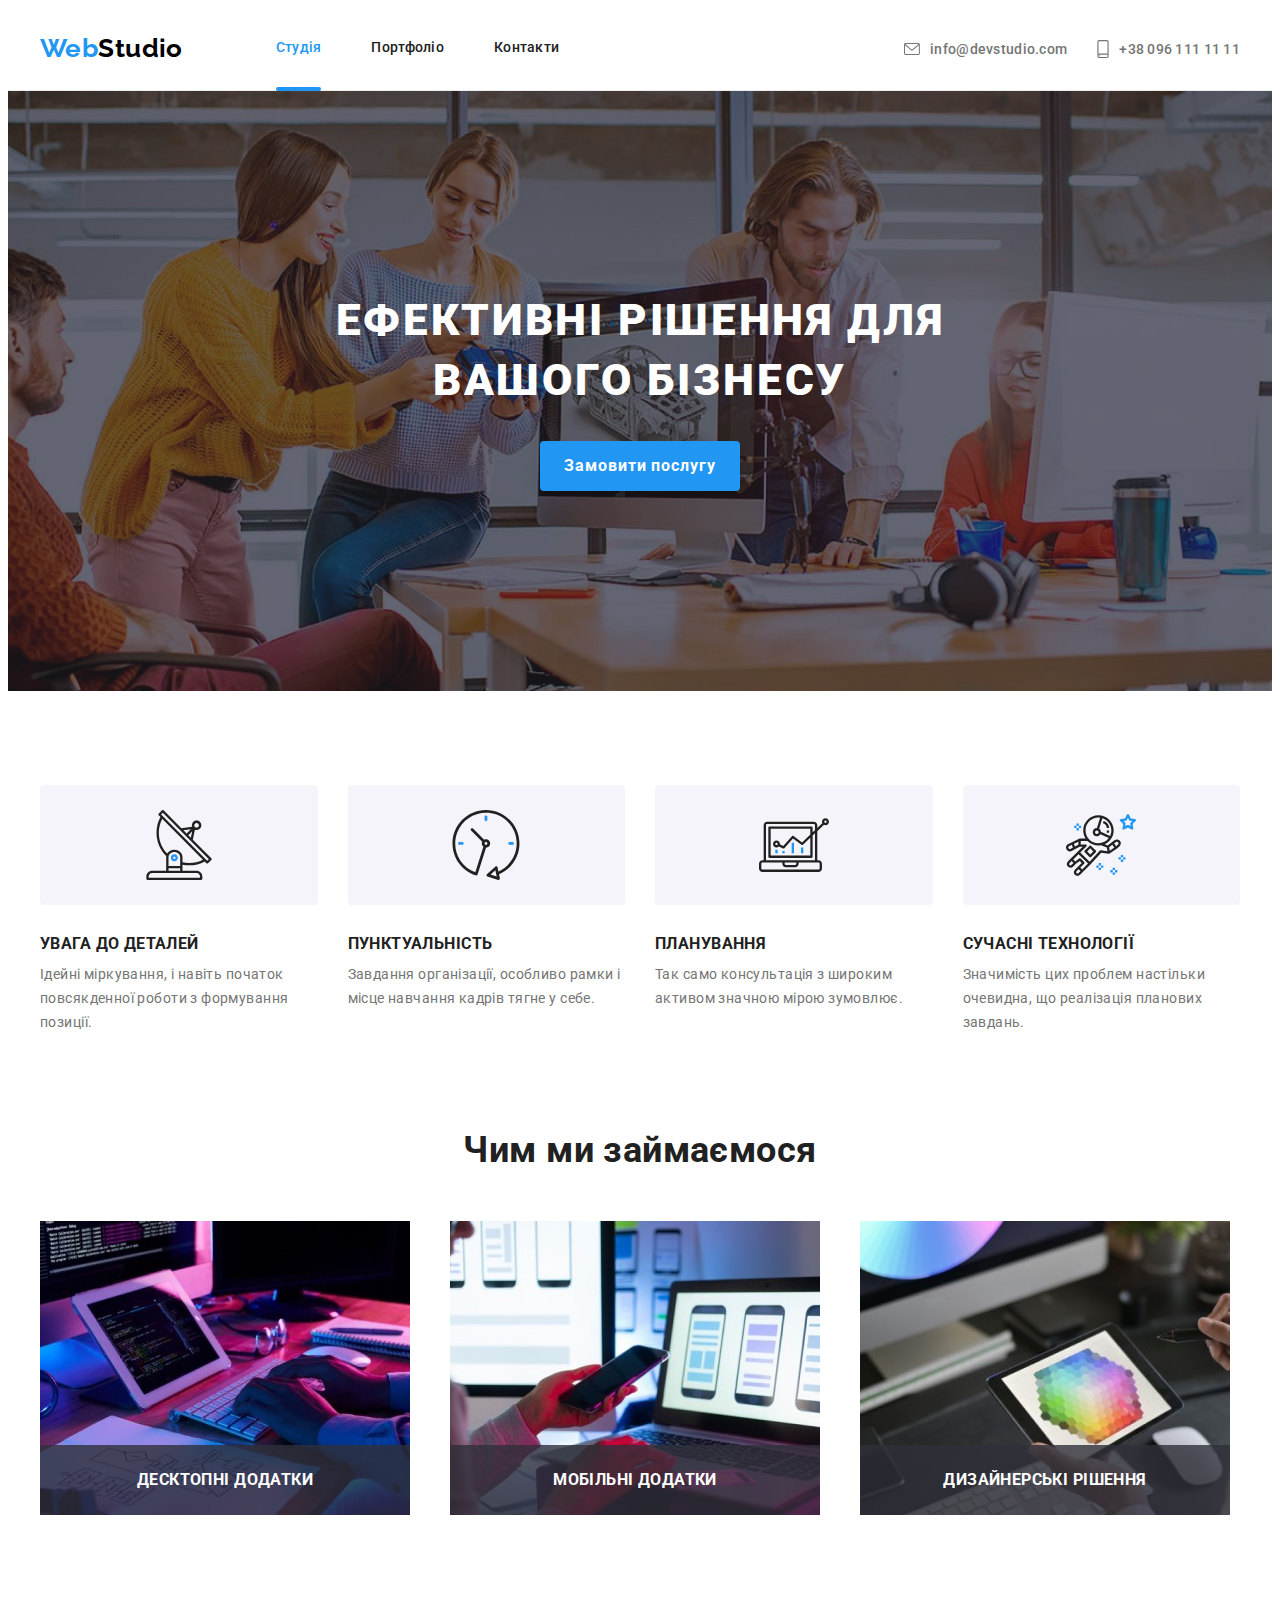
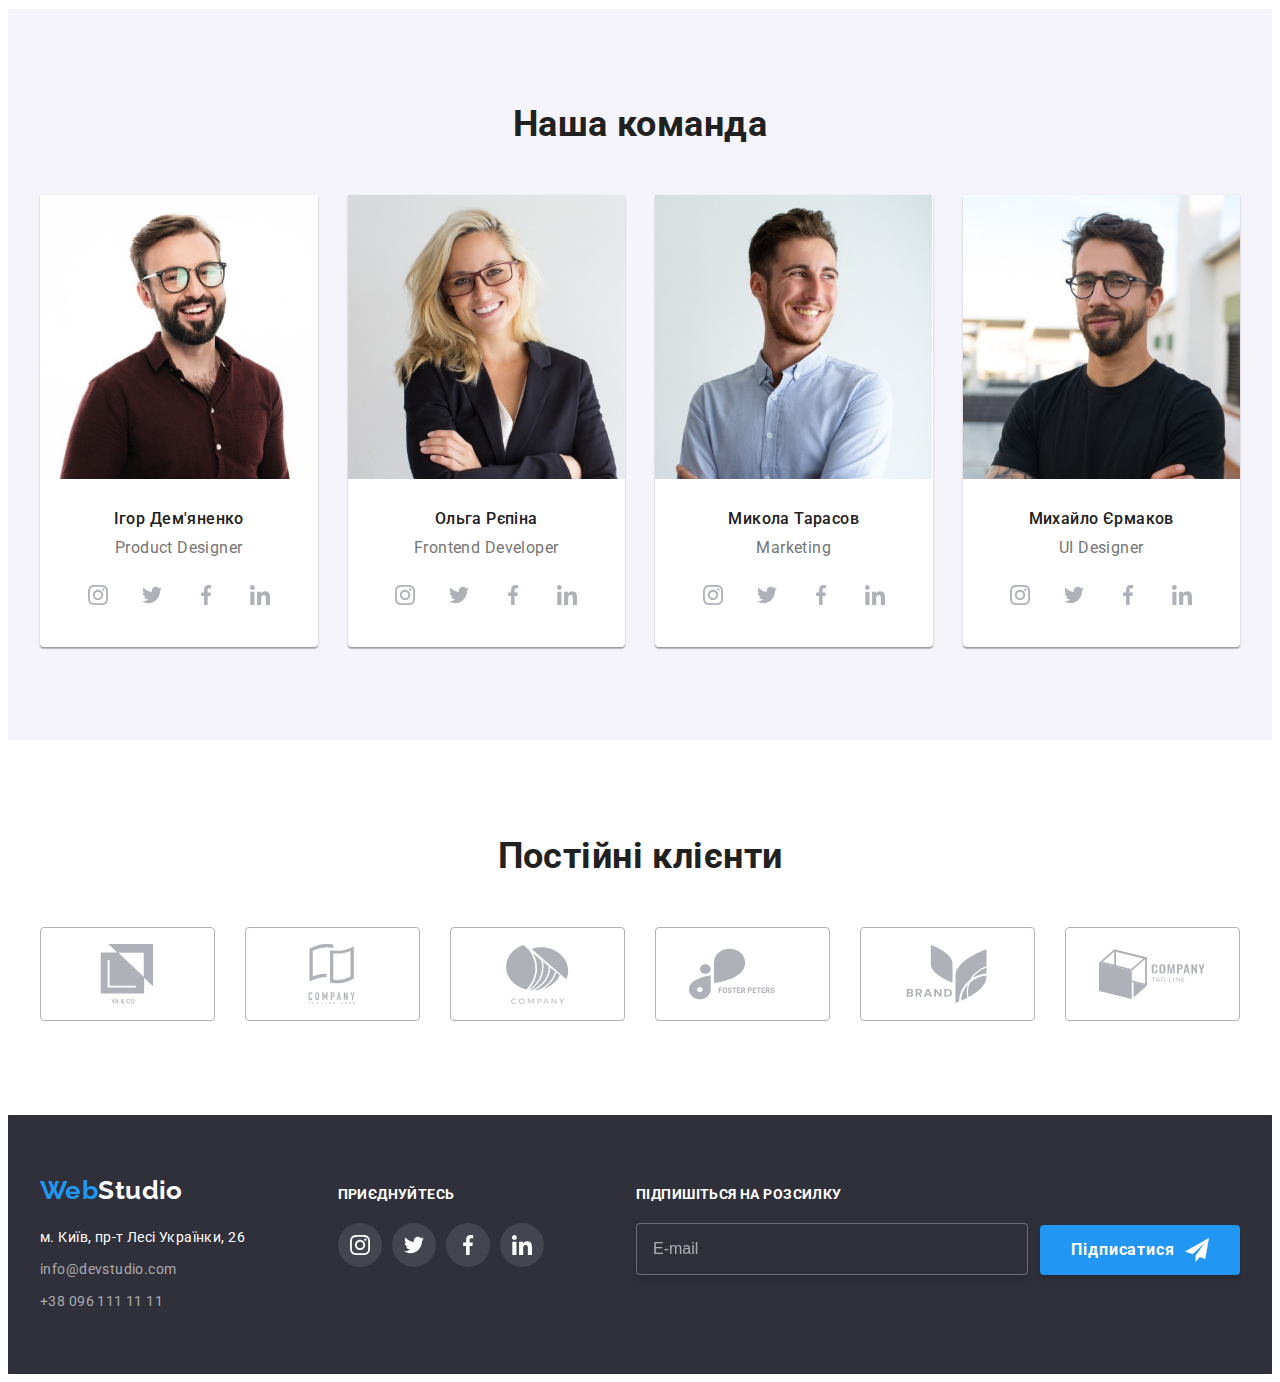
<file: index.html>
<!DOCTYPE html>
<html lang="uk">
  <head>
    <meta charset="UTF-8" />
    <meta name="viewport" content="width=device-width, initial-scale=1.0" />
    <meta http-equiv="X-UA-Compatible" content="IE=edge" />
    <title>WebStudio</title>
    <link rel="icon" href="./images/favicon.ico" type="image/x-icon" />
    <link rel="preconnect" href="https://fonts.googleapis.com" />
    <link rel="preconnect" href="https://fonts.gstatic.com" crossorigin />
    <link
      href="https://fonts.googleapis.com/css2?family=Raleway:wght@700&family=Roboto:wght@400;500;700;900&display=swap"
      rel="stylesheet"
    />
    <link
      rel="stylesheet"
      href="https://cdnjs.cloudflare.com/ajax/libs/modern-normalize/1.1.0/modern-normalize.min.css"
      integrity="sha512-wpPYUAdjBVSE4KJnH1VR1HeZfpl1ub8YT/NKx4PuQ5NmX2tKuGu6U/JRp5y+Y8XG2tV+wKQpNHVUX03MfMFn9Q=="
      crossorigin="anonymous"
      referrerpolicy="no-referrer"
    />
    <link rel="stylesheet" href="./css/main.min.css" />
  </head>

  <body class="body-site">
    <header class="header">
      <!--Навігація сайту-->
      <div class="container header__content">
        <a class="link logo header__logo" href="./index.html" rel="noopener nofollow noreferrer"
          >Web<span class="header__logo-color">Studio</span></a
        >
        <button
          class="button-menu"
          type="button"
          aria-expanded="false"
          aria-controls="mobile-menu"
          data-menu-button-open
        >
          <svg
            class="icon icon-menu"
            width="40px"
            height="40px"
            aria-label="Перемикач мобільного меню"
          >
            <use class="button-menu__icon-menu" href="./images/icons.svg#icon-mobile-menu"></use>
          </svg>
        </button>
        <div class="mobile-menu" id="mobile-menu" data-menu>
          <button
          class="button-menu"
          type="button"
          aria-controls="mobile-menu"
          aria-expanded="false"
          data-menu-button-close
        >
          <svg
            class="icon icon-close"
            width="40px"
            height="40px"
            aria-label="Перемикач мобільного меню"
          >
            <use class="button-menu__icon-close" href="./images/icons.svg#icon-mobile-close"></use>
          </svg>
        </button>
          <nav class="nav">
            <ul class="list nav__list">
              <li class="item nav__item">
                <a
                  class="link nav__link nav__link--current"
                  href="./index.html"
                  rel="noopener nofollow noreferrer"
                  >Студія</a
                >
              </li>
              <li class="item nav__item">
                <a class="link nav__link" href="./portfolio.html" rel="noopener nofollow noreferrer"
                  >Портфоліо</a
                >
              </li>
              <li class="item nav__item">
                <a class="link nav__link" href="./index.html" rel="noopener nofollow noreferrer"
                  >Контакти</a
                >
              </li>
            </ul>
          </nav>
          <ul class="list header__contacts-list">
            <li class="item header__contacts-item">
              <a
                class="link header__contacts-link"
                href="mailto:info@devstudio.com"
                target="_blank"
                rel="noopener nofollow noreferrer"
              >
                <svg class="icon header__contacts-icon" width="16" height="12px">
                  <use href="./images/icons.svg#icon-mail"></use>
                </svg>
                info@devstudio.com
              </a>
            </li>
            <li class="item header__contacts-item">
              <a
                class="link header__contacts-link"
                href="tel:+380961111111"
                target="_blank"
                rel="noopener nofollow noreferrer"
              >
                <svg class="icon header__contacts-icon" width="12px" height="18px">
                  <use href="./images/icons.svg#icon-smartphone"></use>
                </svg>
                +38 096 111 11 11
              </a>
            </li>
          </ul>
          <ul class="list header__social-list">
            <li class="item">
              <a class="link header__social-link" href="" target="_blank" rel="noreferrer noopener"
                >Instagram</a
              >
            </li>
            <li class="item">
              <a class="link header__social-link" href="" target="_blank" rel="noreferrer noopener"
                >Twitter</a
              >
            </li>
            <li class="item">
              <a class="link header__social-link" href="" target="_blank" rel="noreferrer noopener"
                >Facebook</a
              >
            </li>
            <li class="item">
              <a class="link header__social-link" href="" target="_blank" rel="noreferrer noopener"
                >LinkedIn</a
              >
            </li>
          </ul>
        </div>
      </div>
    </header>
    <main>
      <!--Шапка основного контенту-->
      <section class="section main">
        <div class="container main__content">
          <h1 class="main__title">Ефективні рішення для<br />вашого бізнесу</h1>
          <button class="button main__button" type="button" data-modal-open>
            Замовити послугу
          </button>
        </div>
      </section>
      <!--Особливості-->
      <section class="section features">
        <div class="container features__content">
          <h2 class="features__title visually-hidden">Особливості</h2>
          <ul class="list features__list">
            <li class="item features__item">
              <div class="features__wrapper-icon">
                <svg class="icon features__icon" width="70px" height="70px">
                  <use href="./images/icons.svg#pic-antenna"></use>
                </svg>
              </div>
              <h3 class="features__name">Увага до деталей</h3>
              <p class="features__text">
                Ідейні міркування, і навіть початок повсякденної роботи з формування позиції.
              </p>
            </li>
            <li class="item features__item">
              <div class="features__wrapper-icon">
                <svg class="icon features__icon" width="70px" height="70px">
                  <use href="./images/icons.svg#pic-clock"></use>
                </svg>
              </div>
              <h3 class="features__name">Пунктуальність</h3>
              <p class="features__text">
                Завдання організації, особливо рамки і місце навчання кадрів тягне у себе.
              </p>
            </li>
            <li class="item features__item">
              <div class="features__wrapper-icon">
                <svg class="icon features__icon" width="70px" height="70px">
                  <use href="./images/icons.svg#pic-diagram"></use>
                </svg>
              </div>
              <h3 class="features__name">Планування</h3>
              <p class="features__text">
                Так само консультація з широким активом значною мірою зумовлює.
              </p>
            </li>
            <li class="item features__item">
              <div class="features__wrapper-icon">
                <svg class="icon features__icon" width="70px" height="70px">
                  <use href="./images/icons.svg#pic-astronaut"></use>
                </svg>
              </div>
              <h3 class="features__name">Сучасні технології</h3>
              <p class="features__text">
                Значимість цих проблем настільки очевидна, що реалізація планових завдань.
              </p>
            </li>
          </ul>
        </div>
      </section>
      <!--Чим ми займаємося-->
      <section class="section services">
        <div class="container services__content">
          <h2 class="services__title">Чим ми займаємося</h2>
          <ul class="list services__list">
            <li class="item services__item">
              <img
                class="img"
                srcset="
                  ./images/services-img/services-label-1-@1x.jpg 1x,
                  ./images/services-img/services-label-1-@2x.jpg 2x
                "
                src="./images/services-img/services-label-1-@1x.jpg"
                alt="services-label-1"
                width="370"
              />
              <div class="services__overlay">
                <h3 class="services__name">Десктопні додатки</h3>
              </div>
            </li>
            <li class="item services__item">
              <img
                class="img"
                srcset="
                  ./images/services-img/services-label-2-@1x.jpg 1x,
                  ./images/services-img/services-label-2-@2x.jpg 2x
                "
                src="./images/services-img/services-label-2-@1x.jpg"
                alt="services-label-2"
                width="370"
              />
              <div class="services__overlay">
                <h3 class="services__name">Мобільні додатки</h3>
              </div>
            </li>
            <li class="item services__item">
              <img
                class="img"
                srcset="
                  ./images/services-img/services-label-3-@1x.jpg 1x,
                  ./images/services-img/services-label-3-@2x.jpg 2x
                "
                src="./images/services-img/services-label-3-@1x.jpg"
                alt="services-label-3"
                width="370"
              />
              <div class="services__overlay">
                <h3 class="services__name">Дизайнерські рішення</h3>
              </div>
            </li>
          </ul>
        </div>
      </section>
      <!--Наша команда-->
      <section class="section employees">
        <div class="container employees__content">
          <h2 class="employees__title">Наша команда</h2>
          <ul class="list employees__list">
            <li class="item person-card">
              <img
                class="img"
                srcset="
                  ./images/employees-img-mobile/person-1-mobile@1x.jpg 1x,
                  ./images/employees-img-mobile/person-1-mobile@2x.jpg 2x
                "
                src="./images/employees-img-mobile/person-1-mobile@1x.jpg"
                alt="Ihor-Demyanenko"
              />
              <div class="person-card__description">
                <h3 class="person-card__name">Ігор Дем'яненко</h3>
                <p class="person-card__post" lang="en">Product Designer</p>
                <ul class="list person-card__socials">
                  <li class="item">
                    <a
                      class="link person-card__socail-link"
                      href=""
                      target="_blank"
                      rel="noopener nofollow noreferrer"
                    >
                      <svg class="icon person-card__socail-icon" width="20px" height="20px">
                        <use href="./images/icons.svg#icon-instagram"></use>
                      </svg>
                    </a>
                  </li>
                  <li class="item">
                    <a
                      class="link person-card__socail-link"
                      href=""
                      target="_blank"
                      rel="noopener nofollow noreferrer"
                    >
                      <svg class="icon person-card__socail-icon" width="20px" height="20px">
                        <use href="./images/icons.svg#icon-twitter"></use>
                      </svg>
                    </a>
                  </li>
                  <li class="item">
                    <a
                      class="link person-card__socail-link"
                      href=""
                      target="_blank"
                      rel="noopener nofollow noreferrer"
                    >
                      <svg class="icon person-card__socail-icon" width="20px" height="20px">
                        <use href="./images/icons.svg#icon-facebook"></use>
                      </svg>
                    </a>
                  </li>
                  <li class="item">
                    <a
                      class="link person-card__socail-link"
                      href=""
                      target="_blank"
                      rel="noopener nofollow noreferrer"
                    >
                      <svg class="icon person-card__socail-icon" width="20px" height="20px">
                        <use href="./images/icons.svg#icon-linkedin"></use>
                      </svg>
                    </a>
                  </li>
                </ul>
              </div>
            </li>
            <li class="item person-card">
              <img
                class="img"
                srcset="
                  ./images/employees-img-mobile/person-2-mobile@1x.jpg 1x,
                  ./images/employees-img-mobile/person-2-mobile@2x.jpg 2x
                "
                src="./images/employees-img-mobile/person-2-mobile@1x.jpg"
                alt="Olga-Repina"
              />
              <div class="person-card__description">
                <h3 class="person-card__name">Ольга Рєпіна</h3>
                <p class="person-card__post" lang="en">Frontend Developer</p>
                <ul class="list person-card__socials">
                  <li class="item">
                    <a
                      class="link person-card__socail-link"
                      href=""
                      target="_blank"
                      rel="noopener nofollow noreferrer"
                    >
                      <svg class="icon person-card__socail-icon" width="20px" height="20px">
                        <use href="./images/icons.svg#icon-instagram"></use>
                      </svg>
                    </a>
                  </li>
                  <li class="item">
                    <a
                      class="link person-card__socail-link"
                      href=""
                      target="_blank"
                      rel="noopener nofollow noreferrer"
                    >
                      <svg class="icon person-card__socail-icon" width="20px" height="20px">
                        <use href="./images/icons.svg#icon-twitter"></use>
                      </svg>
                    </a>
                  </li>
                  <li class="item">
                    <a
                      class="link person-card__socail-link"
                      href=""
                      target="_blank"
                      rel="noopener nofollow noreferrer"
                    >
                      <svg class="icon person-card__socail-icon" width="20px" height="20px">
                        <use href="./images/icons.svg#icon-facebook"></use>
                      </svg>
                    </a>
                  </li>
                  <li class="item">
                    <a
                      class="link person-card__socail-link"
                      href=""
                      target="_blank"
                      rel="noopener nofollow noreferrer"
                    >
                      <svg class="icon person-card__socail-icon" width="20px" height="20px">
                        <use href="./images/icons.svg#icon-linkedin"></use>
                      </svg>
                    </a>
                  </li>
                </ul>
              </div>
            </li>
            <li class="item person-card">
              <picture>
                <img
                  class="img"
                  srcset="
                    ./images/employees-img-mobile/person-3-mobile@1x.jpg 1x,
                    ./images/employees-img-mobile/person-3-mobile@2x.jpg 2x
                  "
                  src="./images/employees-img-mobile/person-3-mobile@1x.jpg"
                  alt="Mykola-Tarasov"
                />
              </picture>
              <div class="person-card__description">
                <h3 class="person-card__name">Микола Тарасов</h3>
                <p class="person-card__post" lang="en">Marketing</p>
                <ul class="list person-card__socials">
                  <li class="item">
                    <a
                      class="link person-card__socail-link"
                      href=""
                      target="_blank"
                      rel="noopener nofollow noreferrer"
                    >
                      <svg class="icon person-card__socail-icon" width="20px" height="20px">
                        <use href="./images/icons.svg#icon-instagram"></use>
                      </svg>
                    </a>
                  </li>
                  <li class="item">
                    <a
                      class="link person-card__socail-link"
                      href=""
                      target="_blank"
                      rel="noopener nofollow noreferrer"
                    >
                      <svg class="icon person-card__socail-icon" width="20px" height="20px">
                        <use href="./images/icons.svg#icon-twitter"></use>
                      </svg>
                    </a>
                  </li>
                  <li class="item">
                    <a
                      class="link person-card__socail-link"
                      href=""
                      target="_blank"
                      rel="noopener nofollow noreferrer"
                    >
                      <svg class="icon person-card__socail-icon" width="20px" height="20px">
                        <use href="./images/icons.svg#icon-facebook"></use>
                      </svg>
                    </a>
                  </li>
                  <li class="item">
                    <a
                      class="link person-card__socail-link"
                      href=""
                      target="_blank"
                      rel="noopener nofollow noreferrer"
                    >
                      <svg class="icon person-card__socail-icon" width="20px" height="20px">
                        <use href="./images/icons.svg#icon-linkedin"></use>
                      </svg>
                    </a>
                  </li>
                </ul>
              </div>
            </li>
            <li class="item person-card">
              <img
                class="img"
                srcset="
                  ./images/employees-img-mobile/person-4-mobile@1x.jpg 1x,
                  ./images/employees-img-mobile/person-4-mobile@2x.jpg 2x
                "
                src="./images/employees-img-mobile/person-4-mobile@1x.jpg"
                alt="Mykhailo-Yermakov"
              />
              <div class="person-card__description">
                <h3 class="person-card__name">Михайло Єрмаков</h3>
                <p class="person-card__post" lang="en">UI Designer</p>
                <ul class="list person-card__socials">
                  <li class="item">
                    <a
                      class="link person-card__socail-link"
                      href=""
                      target="_blank"
                      rel="noopener nofollow noreferrer"
                    >
                      <svg class="icon person-card__socail-icon" width="20px" height="20px">
                        <use href="./images/icons.svg#icon-instagram"></use>
                      </svg>
                    </a>
                  </li>
                  <li class="item">
                    <a
                      class="link person-card__socail-link"
                      href=""
                      target="_blank"
                      rel="noopener nofollow noreferrer"
                    >
                      <svg class="icon person-card__socail-icon" width="20px" height="20px">
                        <use href="./images/icons.svg#icon-twitter"></use>
                      </svg>
                    </a>
                  </li>
                  <li class="item">
                    <a
                      class="link person-card__socail-link"
                      href=""
                      target="_blank"
                      rel="noopener nofollow noreferrer"
                    >
                      <svg class="icon person-card__socail-icon" width="20px" height="20px">
                        <use href="./images/icons.svg#icon-facebook"></use>
                      </svg>
                    </a>
                  </li>
                  <li class="item">
                    <a
                      class="link person-card__socail-link"
                      href=""
                      target="_blank"
                      rel="noopener nofollow noreferrer"
                    >
                      <svg class="icon person-card__socail-icon" width="20px" height="20px">
                        <use href="./images/icons.svg#icon-linkedin"></use>
                      </svg>
                    </a>
                  </li>
                </ul>
              </div>
            </li>
          </ul>
        </div>
      </section>
      <!-- Постійні клієнти -->
      <section class="section clients">
        <div class="container clients__content">
          <h2 class="clients__title">Постійні клієнти</h2>
          <ul class="list clients__list">
            <li class="item clients__item">
              <a
                class="link clients__link"
                href=""
                target="_blank"
                rel="noopener nofollow noreferrer"
              >
                <svg class="icon clients__icon" width="106px" height="60px">
                  <use href="./images/icons.svg#icon-client-1"></use>
                </svg>
              </a>
            </li>
            <li class="item clients__item">
              <a
                class="link clients__link"
                href=""
                target="_blank"
                rel="noopener nofollow noreferrer"
              >
                <svg class="icon clients__icon" width="106px" height="60px">
                  <use href="./images/icons.svg#icon-client-2"></use>
                </svg>
              </a>
            </li>
            <li class="item clients__item">
              <a
                class="link clients__link"
                href=""
                target="_blank"
                rel="noopener nofollow noreferrer"
              >
                <svg class="icon clients__icon" width="106px" height="60px">
                  <use href="./images/icons.svg#icon-client-3"></use>
                </svg>
              </a>
            </li>
            <li class="item clients__item">
              <a
                class="link clients__link"
                href=""
                target="_blank"
                rel="noopener nofollow noreferrer"
              >
                <svg class="icon clients__icon" width="106px" height="60px">
                  <use href="./images/icons.svg#icon-client-4"></use>
                </svg>
              </a>
            </li>
            <li class="item clients__item">
              <a
                class="link clients__link"
                href=""
                target="_blank"
                rel="noopener nofollow noreferrer"
              >
                <svg class="icon clients__icon" width="106px" height="60px">
                  <use href="./images/icons.svg#icon-client-5"></use>
                </svg>
              </a>
            </li>
            <li class="item clients__item">
              <a
                class="link clients__link"
                href=""
                target="_blank"
                rel="noopener nofollow noreferrer"
              >
                <svg class="icon clients__icon" width="106px" height="60px">
                  <use href="./images/icons.svg#icon-client-6"></use>
                </svg>
              </a>
            </li>
          </ul>
        </div>
      </section>
    </main>
    <!--Футер сайту-->
    <footer class="footer">
      <div class="container footer__content">
        <div class="footer__contacts--withlogo">
          <a class="link logo footer__logo" href=""
            >Web<span class="footer__logo-colored">Studio</span></a
          >
          <address class="footer__contacts">
            <p class="footer__contacts-location">м. Київ, пр-т Лесі Українки, 26</p>
            <ul class="list footer__contacts-list">
              <li class="item footer__contacts-item">
                <a
                  class="link footer__contacts-link"
                  href="mailto:info@devstudio.com"
                  target="_blank"
                  rel="noopener nofollow noreferrer"
                  >info@devstudio.com</a
                >
              </li>
              <li class="item footer__contacts-item">
                <a
                  class="link footer__contacts-link"
                  href="tel:+380961111111"
                  target="_blank"
                  rel="noopener nofollow noreferrer"
                  >+38 096 111 11 11</a
                >
              </li>
            </ul>
          </address>
        </div>
        <div class="site-socials">
          <strong class="site-socials__title">Приєднуйтесь</strong>
          <ul class="list site-socials__list">
            <li class="item site-socials__item">
              <a
                class="link site-socials__link"
                href=""
                target="_blank"
                rel="noopener nofollow noreferrer"
              >
                <svg class="icon site-socials__icon" width="20px" height="20px">
                  <use href="./images/icons.svg#icon-instagram"></use>
                </svg>
              </a>
            </li>
            <li class="item site-socials__item">
              <a
                class="link site-socials__link"
                href=""
                target="_blank"
                rel="noopener nofollow noreferrer"
              >
                <svg class="icon site-socials__icon" width="20px" height="20px">
                  <use href="./images/icons.svg#icon-twitter"></use>
                </svg>
              </a>
            </li>
            <li class="item site-socials__item">
              <a
                class="link site-socials__link"
                href=""
                target="_blank"
                rel="noopener nofollow noreferrer"
              >
                <svg class="icon site-socials__icon" width="20px" height="20px">
                  <use href="./images/icons.svg#icon-facebook"></use>
                </svg>
              </a>
            </li>
            <li class="item site-socials__item">
              <a
                class="link site-socials__link"
                href=""
                target="_blank"
                rel="noopener nofollow noreferrer"
              >
                <svg class="icon site-socials__icon" width="20px" height="20px">
                  <use href="./images/icons.svg#icon-linkedin"></use>
                </svg>
              </a>
            </li>
          </ul>
        </div>
        <form class="form-subscribe">
          <label class="form-subscribe__label">
            <strong class="form-subscribe__title">Підпишіться на розсилку</strong>
            <input class="form-subscribe__field" type="email" name="email" placeholder="E-mail" />
          </label>
          <button class="button form-subscribe__button" type="submit">
            Підписатися
            <svg class="icon form-subscribe__icon" width="24px" height="24px">
              <use href="./images/icons.svg#icon-subscribe"></use>
            </svg>
          </button>
        </form>
      </div>
    </footer>

    <!-- Модальне вікно -->
    <div class="backdrop backdrop--is-hidden" data-modal>
      <div class="modal">
        <form class="modal-form">
          <strong class="modal-form__title">Залиште свої дані, ми вам передзвонимо</strong>
          <label class="modal-form__label modal-form__label-name">
            <span class="modal-form__text-name">Ім'я</span>
            <input
              class="modal-form__field modal-form__field-name"
              type="text"
              name="name"
              placeholder=" "
            />
            <svg class="icon modal-form__icon" width="18px" height="18px">
              <use href="./images/icons.svg#icon-person"></use>
            </svg>
          </label>
          <label class="modal-form__label modal-form__label-tel">
            <span class="modal-form__text-tel">Телефон</span>
            <input
              class="modal-form__field modal-form__field-tel"
              type="tel"
              name="tel"
              placeholder=" "
            />
            <svg class="icon modal-form__icon" width="18px" height="18px">
              <use href="./images/icons.svg#icon-phone"></use>
            </svg>
          </label>
          <label class="modal-form__label modal-form__label-email">
            <span class="modal-form__text-email"><span lang="en">Email</span></span>
            <input
              class="modal-form__field modal-form__field-email"
              type="email"
              name="email"
              placeholder=" "
            />
            <svg class="icon modal-form__icon" width="18px" height="18px">
              <use href="./images/icons.svg#icon-email"></use>
            </svg>
          </label>
          <label class="modal-form__label modal-form__label-comment">
            <span class="modal-form__text-comment">Коментар</span>
            <textarea
              class="modal-form__field modal-form__field-comment"
              name="feedback"
              rows="5"
              placeholder="Введіть текст"
            ></textarea>
          </label>
          <label class="modal-form__label modal-form__label-checkbox">
            <input
              class="modal-form__field modal-form__field-checkbox"
              type="checkbox"
              name="checkbox_terms"
            />
            <svg class="icon modal-form__icon--mark" width="16px" height="15px">
              <use href="./images/icons.svg#icon-check"></use>
            </svg>
            <span class="modal-form__text-checkbox"
              >Погоджуюся з розсилкою та приймаю
              <a
                class="link modal-form__link-terms"
                href=""
                target="_blank"
                rel="noopener nofollow noreferrer"
                >Умови договору</a
              >
            </span>
          </label>
          <button class="button modal-form__button" type="submit">Відправити</button>
        </form>
        <button class="modal__button-close" type="button" data-modal-close>
          <svg class="icon modal__icon" width="18px" height="18px">
            <use href="./images/icons.svg#icon-close"></use>
          </svg>
        </button>
      </div>
    </div>
    <!-- Скрипт для модального вікна -->
    <script src="./js/modal.js"></script>
    <!-- Скрипт для вікна навігації з телефону -->
    <script defer src="js/mobile-menu.js"></script>
  </body>
</html>
</file>
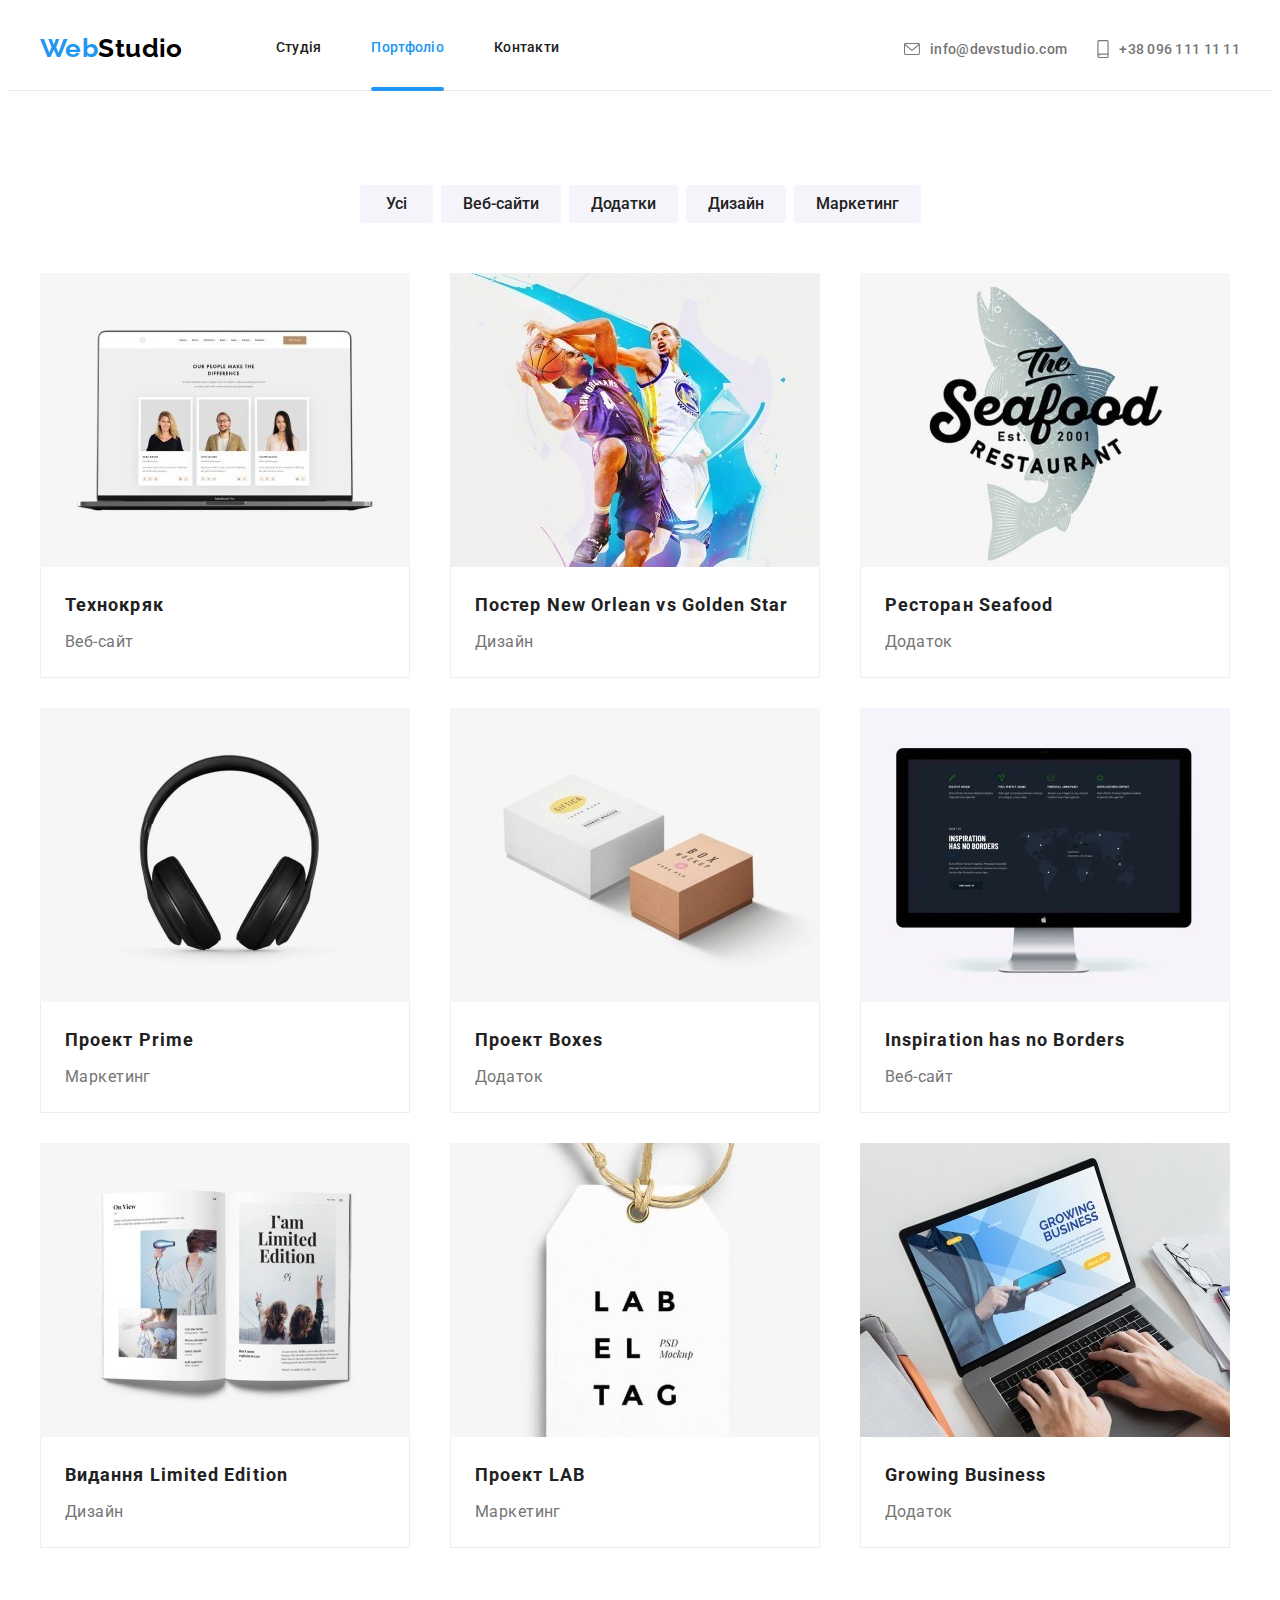
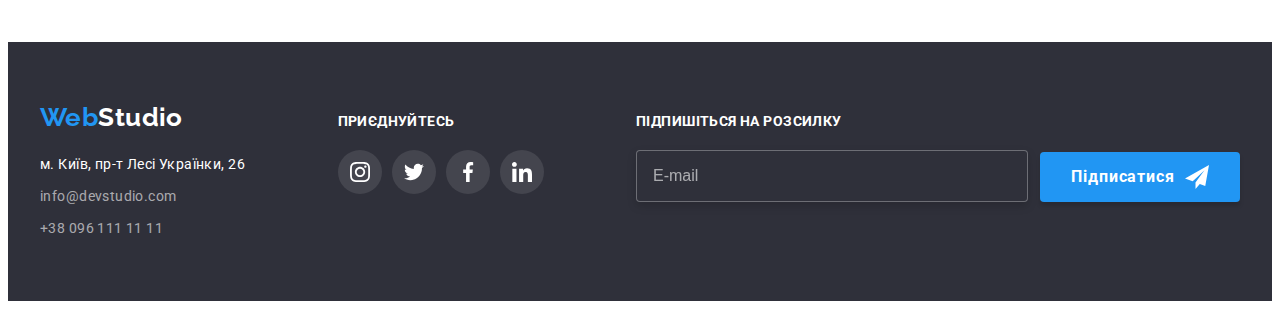
<file: portfolio.html>
<!DOCTYPE html>
<html lang="uk">
  <head>
    <meta charset="UTF-8" />
    <meta name="viewport" content="width=device-width, initial-scale=1.0" />
    <meta http-equiv="X-UA-Compatible" content="IE=edge" />
    <title>Webstudio</title>
    <link rel="icon" href="./images/favicon.ico" type="image/x-icon" />
    <link rel="preconnect" href="https://fonts.googleapis.com" />
    <link rel="preconnect" href="https://fonts.gstatic.com" crossorigin />
    <link
      href="https://fonts.googleapis.com/css2?family=Raleway:wght@700&family=Roboto:wght@400;500;700;900&display=swap"
      rel="stylesheet"
    />
    <link
      rel="stylesheet"
      href="https://cdnjs.cloudflare.com/ajax/libs/modern-normalize/1.1.0/modern-normalize.min.css"
      integrity="sha512-wpPYUAdjBVSE4KJnH1VR1HeZfpl1ub8YT/NKx4PuQ5NmX2tKuGu6U/JRp5y+Y8XG2tV+wKQpNHVUX03MfMFn9Q=="
      crossorigin="anonymous"
      referrerpolicy="no-referrer"
    />
    <link rel="stylesheet" href="./css/portfolio.min.css" />
  </head>

  <body class="body-site">
    <header class="header">
      <!--Навігація сайту-->
      <div class="container header__content">
        <a class="link logo header__logo" href="./index.html" rel="noopener nofollow noreferrer"
          >Web<span class="header__logo-color">Studio</span></a
        >
        <button
          class="button-menu"
          type="button"
          aria-expanded="false"
          aria-controls="mobile-menu"
          data-menu-button-open
        >
          <svg
            class="icon icon-menu"
            width="40px"
            height="40px"
            aria-label="Перемикач мобільного меню"
          >
            <use class="button-menu__icon-menu" href="./images/icons.svg#icon-mobile-menu"></use>
          </svg>
        </button>
        <div class="mobile-menu" id="mobile-menu" data-menu>
          <button
          class="button-menu"
          type="button"
          aria-controls="mobile-menu"
          aria-expanded="false"
          data-menu-button-close
        >
          <svg
            class="icon icon-close"
            width="40px"
            height="40px"
            aria-label="Перемикач мобільного меню"
          >
            <use class="button-menu__icon-close" href="./images/icons.svg#icon-mobile-close"></use>
          </svg>
        </button>
          <nav class="nav">
            <ul class="list nav__list">
              <li class="item nav__item">
                <a class="link nav__link" href="./index.html" rel="noopener nofollow noreferrer"
                  >Студія</a
                >
              </li>
              <li class="item nav__item">
                <a
                  class="link nav__link nav__link--current"
                  href="./portfolio.html"
                  rel="noopener nofollow noreferrer"
                  >Портфоліо</a
                >
              </li>
              <li class="item nav__item">
                <a class="link nav__link" href="./index.html" rel="noopener nofollow noreferrer"
                  >Контакти</a
                >
              </li>
            </ul>
          </nav>
          <ul class="list header__contacts-list">
            <li class="item header__contacts-item">
              <a
                class="link header__contacts-link"
                href="mailto:info@devstudio.com"
                target="_blank"
                rel="noopener nofollow noreferrer"
              >
                <svg class="icon header__contacts-icon" width="16" height="12px">
                  <use href="./images/icons.svg#icon-mail"></use>
                </svg>
                info@devstudio.com
              </a>
            </li>
            <li class="item header__contacts-item">
              <a
                class="link header__contacts-link"
                href="tel:+380961111111"
                target="_blank"
                rel="noopener nofollow noreferrer"
              >
                <svg class="icon header__contacts-icon" width="12px" height="18px">
                  <use href="./images/icons.svg#icon-smartphone"></use>
                </svg>
                +38 096 111 11 11
              </a>
            </li>
          </ul>
          <ul class="list header__social-list">
            <li class="item">
              <a class="link header__social-link" href="" target="_blank" rel="noreferrer noopener"
                >Instagram</a
              >
            </li>
            <li class="item">
              <a class="link header__social-link" href="" target="_blank" rel="noreferrer noopener"
                >Twitter</a
              >
            </li>
            <li class="item">
              <a class="link header__social-link" href="" target="_blank" rel="noreferrer noopener"
                >Facebook</a
              >
            </li>
            <li class="item">
              <a class="link header__social-link" href="" target="_blank" rel="noreferrer noopener"
                >LinkedIn</a
              >
            </li>
          </ul>
        </div>
      </div>
    </header>
    <main>
      <!-- Портфоліо -->
      <section class="section portfolio">
        <!-- Кнопки-фільтри -->
        <div class="container portfolio__content">
          <h1 class="portfolio__title visually-hidden">Фільтри портфоліо</h1>
          <ul class="list portfolio__list-buttons">
            <li class="item">
              <button class="portfolio__button" type="button">Усі</button>
            </li>
            <li class="item">
              <button class="portfolio__button" type="button">Веб-сайти</button>
            </li>
            <li class="item">
              <button class="portfolio__button" type="button">Додатки</button>
            </li>
            <li class="item">
              <button class="portfolio__button" type="button">Дизайн</button>
            </li>
            <li class="item">
              <button class="portfolio__button" type="button">Маркетинг</button>
            </li>
          </ul>
          <!-- Список портфоліо -->
          <ul class="list projects-grid">
            <li class="item projects-grid__item">
              <a class="link project-link" href="">
                <div class="project-link__label">
                  <picture>
                    <source
                      srcset="
                        ./images/portfolio-img-desctop/portfolio-desctop-1-@1x.jpg 1x,
                        ./images/portfolio-img-desctop/portfolio-desctop-1-@2x.jpg 2x
                      "
                      media="(min-width: 1200px)"
                    />
                    <source
                      srcset="
                        ./images/portfolio-img-tablet/portfolio-tablet-1-@1x.jpg 1x,
                        ./images/portfolio-img-tablet/portfolio-tablet-1-@2x.jpg 2x
                      "
                      media="(min-width: 768px)"
                    />
                    <img
                      class="img"
                      srcset="
                        ./images/portfolio-img-mobile/portfolio-mobile-1-@1x.jpg 1x,
                        ./images/portfolio-img-mobile/portfolio-mobile-1-@2x.jpg 2x
                      "
                      src="./images/portfolio-img-mobile/portfolio-mobile-1-@1x.jpg"
                      alt="notebook"
                    />
                  </picture>
                  <div class="project-link__overlay">
                    <p class="project-link__description">
                      Ресурс пропонує комплексні пропозиції з різним рівнем функціоналу та сервісів.
                      Все це дозволить відвідувачу отримати вичерпні відомості про компанію чи
                      приватну особу.
                    </p>
                  </div>
                </div>
                <div class="project-link__exposition">
                  <h2 class="project-link__title">Технокряк</h2>
                  <p class="project-link__text">Веб-сайт</p>
                </div>
              </a>
            </li>
            <li class="item projects-grid__item">
              <a class="link project-link" href="">
                <div class="project-link__label">
                  <picture>
                    <source
                      srcset="
                        ./images/portfolio-img-desctop/portfolio-desctop-2-@1x.jpg 1x,
                        ./images/portfolio-img-desctop/portfolio-desctop-2-@2x.jpg 2x
                      "
                      media="(min-width: 1200px)"
                    />
                    <source
                      srcset="
                        ./images/portfolio-img-tablet/portfolio-tablet-2-@1x.jpg 1x,
                        ./images/portfolio-img-tablet/portfolio-tablet-2-@2x.jpg 2x
                      "
                      media="(min-width: 768px)"
                    />
                    <img
                      class="img"
                      srcset="
                        ./images/portfolio-img-mobile/portfolio-mobile-2-@1x.jpg 1x,
                        ./images/portfolio-img-mobile/portfolio-mobile-2-@2x.jpg 2x
                      "
                      src="./images/portfolio-img-mobile/portfolio-mobile-2-@1x.jpg"
                      alt="two people"
                    />
                  </picture>
                  <div class="project-link__overlay">
                    <p class="project-link__description">
                      Ресурс пропонує комплексні пропозиції з різним рівнем функціоналу та сервісів.
                      Все це дозволить відвідувачу отримати вичерпні відомості про компанію чи
                      приватну особу.
                    </p>
                  </div>
                </div>
                <div class="project-link__exposition">
                  <h2 class="project-link__title">
                    Постер <span lang="en">New Orlean vs Golden Star</span>
                  </h2>
                  <p class="project-link__text">Дизайн</p>
                </div>
              </a>
            </li>
            <li class="item projects-grid__item">
              <a class="link project-link" href="">
                <div class="project-link__label">
                  <picture>
                    <source
                      srcset="
                        ./images/portfolio-img-desctop/portfolio-desctop-3-@1x.jpg 1x,
                        ./images/portfolio-img-desctop/portfolio-desctop-3-@2x.jpg 2x
                      "
                      media="(min-width: 1200px)"
                    />
                    <source
                      srcset="
                        ./images/portfolio-img-tablet/portfolio-tablet-3-@1x.jpg 1x,
                        ./images/portfolio-img-tablet/portfolio-tablet-3-@2x.jpg 2x
                      "
                      media="(min-width: 768px)"
                    />
                    <img
                      class="img"
                      srcset="
                        ./images/portfolio-img-mobile/portfolio-mobile-3-@1x.jpg 1x,
                        ./images/portfolio-img-mobile/portfolio-mobile-3-@2x.jpg 2x
                      "
                      src="./images/portfolio-img-mobile/portfolio-mobile-3-@1x.jpg"
                      alt="logo seafood"
                    />
                  </picture>
                  <div class="project-link__overlay">
                    <p class="project-link__description">
                      Ресурс пропонує комплексні пропозиції з різним рівнем функціоналу та сервісів.
                      Все це дозволить відвідувачу отримати вичерпні відомості про компанію чи
                      приватну особу.
                    </p>
                  </div>
                </div>
                <div class="project-link__exposition">
                  <h2 class="project-link__title">Ресторан <span lang="en">Seafood</span></h2>
                  <p class="project-link__text">Додаток</p>
                </div>
              </a>
            </li>
            <li class="item projects-grid__item">
              <a class="link project-link" href="">
                <div class="project-link__label">
                  <picture>
                    <source
                      srcset="
                        ./images/portfolio-img-desctop/portfolio-desctop-4-@1x.jpg 1x,
                        ./images/portfolio-img-desctop/portfolio-desctop-4-@2x.jpg 2x
                      "
                      media="(min-width: 1200px)"
                    />
                    <source
                      srcset="
                        ./images/portfolio-img-tablet/portfolio-tablet-4-@1x.jpg 1x,
                        ./images/portfolio-img-tablet/portfolio-tablet-4-@2x.jpg 2x
                      "
                      media="(min-width: 768px)"
                    />
                    <img
                      class="img"
                      srcset="
                        ./images/portfolio-img-mobile/portfolio-mobile-4-@1x.jpg 1x,
                        ./images/portfolio-img-mobile/portfolio-mobile-4-@2x.jpg 2x
                      "
                      src="./images/portfolio-img-mobile/portfolio-mobile-4-@1x.jpg"
                      alt="headphone"
                    />
                  </picture>
                  <div class="project-link__overlay">
                    <p class="project-link__description">
                      Ресурс пропонує комплексні пропозиції з різним рівнем функціоналу та сервісів.
                      Все це дозволить відвідувачу отримати вичерпні відомості про компанію чи
                      приватну особу.
                    </p>
                  </div>
                </div>
                <div class="project-link__exposition">
                  <h2 class="project-link__title">Проект <span lang="en">Prime</span></h2>
                  <p class="project-link__text">Маркетинг</p>
                </div>
              </a>
            </li>
            <li class="item projects-grid__item">
              <a class="link project-link" href="">
                <div class="project-link__label">
                  <picture>
                    <source
                      srcset="
                        ./images/portfolio-img-desctop/portfolio-desctop-5-@1x.jpg 1x,
                        ./images/portfolio-img-desctop/portfolio-desctop-5-@2x.jpg 2x
                      "
                      media="(min-width: 1200px)"
                    />
                    <source
                      srcset="
                        ./images/portfolio-img-tablet/portfolio-tablet-5-@1x.jpg 1x,
                        ./images/portfolio-img-tablet/portfolio-tablet-5-@2x.jpg 2x
                      "
                      media="(min-width: 768px)"
                    />
                    <img
                      class="img"
                      srcset="
                        ./images/portfolio-img-mobile/portfolio-mobile-5-@1x.jpg 1x,
                        ./images/portfolio-img-mobile/portfolio-mobile-5-@2x.jpg 2x
                      "
                      src="./images/portfolio-img-mobile/portfolio-mobile-5-@1x.jpg"
                      alt="two boxes"
                    />
                  </picture>
                  <div class="project-link__overlay">
                    <p class="project-link__description">
                      Ресурс пропонує комплексні пропозиції з різним рівнем функціоналу та сервісів.
                      Все це дозволить відвідувачу отримати вичерпні відомості про компанію чи
                      приватну особу.
                    </p>
                  </div>
                </div>
                <div class="project-link__exposition">
                  <h2 class="project-link__title">Проект <span lang="en">Boxes</span></h2>
                  <p class="project-link__text">Додаток</p>
                </div>
              </a>
            </li>
            <li class="item projects-grid__item">
              <a class="link project-link" href="">
                <div class="project-link__label">
                  <picture>
                    <source
                      srcset="
                        ./images/portfolio-img-desctop/portfolio-desctop-6-@1x.jpg 1x,
                        ./images/portfolio-img-desctop/portfolio-desctop-6-@2x.jpg 2x
                      "
                      media="(min-width: 1200px)"
                    />
                    <source
                      srcset="
                        ./images/portfolio-img-tablet/portfolio-tablet-6-@1x.jpg 1x,
                        ./images/portfolio-img-tablet/portfolio-tablet-6-@2x.jpg 2x
                      "
                      media="(min-width: 768px)"
                    />
                    <img
                      class="img"
                      srcset="
                        ./images/portfolio-img-mobile/portfolio-mobile-6-@1x.jpg 1x,
                        ./images/portfolio-img-mobile/portfolio-mobile-6-@2x.jpg 2x
                      "
                      src="./images/portfolio-img-mobile/portfolio-mobile-6-@1x.jpg"
                      alt="pc monitor"
                    />
                  </picture>
                  <div class="project-link__overlay">
                    <p class="project-link__description">
                      Ресурс пропонує комплексні пропозиції з різним рівнем функціоналу та сервісів.
                      Все це дозволить відвідувачу отримати вичерпні відомості про компанію чи
                      приватну особу.
                    </p>
                  </div>
                </div>
                <div class="project-link__exposition">
                  <h2 class="project-link__title" lang="en">Inspiration has no Borders</h2>
                  <p class="project-link__text">Веб-сайт</p>
                </div>
              </a>
            </li>
            <li class="item projects-grid__item">
              <a class="link project-link" href="">
                <div class="project-link__label">
                  <picture>
                    <source
                      srcset="
                        ./images/portfolio-img-desctop/portfolio-desctop-7-@1x.jpg 1x,
                        ./images/portfolio-img-desctop/portfolio-desctop-7-@2x.jpg 2x
                      "
                      media="(min-width: 1200px)"
                    />
                    <source
                      srcset="
                        ./images/portfolio-img-tablet/portfolio-tablet-7-@1x.jpg 1x,
                        ./images/portfolio-img-tablet/portfolio-tablet-7-@2x.jpg 2x
                      "
                      media="(min-width: 768px)"
                    />
                    <img
                      class="img"
                      srcset="
                        ./images/portfolio-img-mobile/portfolio-mobile-7-@1x.jpg 1x,
                        ./images/portfolio-img-mobile/portfolio-mobile-7-@2x.jpg 2x
                      "
                      src="./images/portfolio-img-mobile/portfolio-mobile-7-@1x.jpg"
                      alt="book"
                    />
                  </picture>
                  <div class="project-link__overlay">
                    <p class="project-link__description">
                      Ресурс пропонує комплексні пропозиції з різним рівнем функціоналу та сервісів.
                      Все це дозволить відвідувачу отримати вичерпні відомості про компанію чи
                      приватну особу.
                    </p>
                  </div>
                </div>
                <div class="project-link__exposition">
                  <h2 class="project-link__title">
                    Видання <span lang="en">Limited Edition</span>
                  </h2>
                  <p class="project-link__text">Дизайн</p>
                </div>
              </a>
            </li>
            <li class="item projects-grid__item">
              <a class="link project-link" href="">
                <div class="project-link__label">
                  <picture>
                    <source
                      srcset="
                        ./images/portfolio-img-desctop/portfolio-desctop-8-@1x.jpg 1x,
                        ./images/portfolio-img-desctop/portfolio-desctop-8-@2x.jpg 2x
                      "
                      media="(min-width: 1200px)"
                    />
                    <source
                      srcset="
                        ./images/portfolio-img-tablet/portfolio-tablet-8-@1x.jpg 1x,
                        ./images/portfolio-img-tablet/portfolio-tablet-8-@2x.jpg 2x
                      "
                      media="(min-width: 768px)"
                    />
                    <img
                      class="img"
                      srcset="
                        ./images/portfolio-img-mobile/portfolio-mobile-8-@1x.jpg 1x,
                        ./images/portfolio-img-mobile/portfolio-mobile-8-@2x.jpg 2x
                      "
                      src="./images/portfolio-img-mobile/portfolio-mobile-8-@1x.jpg"
                      alt="lab tag"
                    />
                  </picture>
                  <div class="project-link__overlay">
                    <p class="project-link__description">
                      Ресурс пропонує комплексні пропозиції з різним рівнем функціоналу та сервісів.
                      Все це дозволить відвідувачу отримати вичерпні відомості про компанію чи
                      приватну особу.
                    </p>
                  </div>
                </div>
                <div class="project-link__exposition">
                  <h2 class="project-link__title">Проект <span lang="en">LAB</span></h2>
                  <p class="project-link__text">Маркетинг</p>
                </div>
              </a>
            </li>
            <li class="item projects-grid__item">
              <a class="link project-link" href="">
                <div class="project-link__label">
                  <picture>
                    <source
                      srcset="
                        ./images/portfolio-img-desctop/portfolio-desctop-9-@1x.jpg 1x,
                        ./images/portfolio-img-desctop/portfolio-desctop-9-@2x.jpg 2x
                      "
                      media="(min-width: 1200px)"
                    />
                    <source
                      srcset="
                        ./images/portfolio-img-tablet/portfolio-tablet-9-@1x.jpg 1x,
                        ./images/portfolio-img-tablet/portfolio-tablet-9-@2x.jpg 2x
                      "
                      media="(min-width: 768px)"
                    />
                    <img
                      class="img"
                      srcset="
                        ./images/portfolio-img-mobile/portfolio-mobile-9-@1x.jpg 1x,
                        ./images/portfolio-img-mobile/portfolio-mobile-9-@2x.jpg 2x
                      "
                      src="./images/portfolio-img-mobile/portfolio-mobile-9-@1x.jpg"
                      alt="notebook"
                    />
                  </picture>
                  <div class="project-link__overlay">
                    <p class="project-link__description">
                      Ресурс пропонує комплексні пропозиції з різним рівнем функціоналу та сервісів.
                      Все це дозволить відвідувачу отримати вичерпні відомості про компанію чи
                      приватну особу.
                    </p>
                  </div>
                </div>
                <div class="project-link__exposition">
                  <h2 class="project-link__title" lang="en">Growing Business</h2>
                  <p class="project-link__text">Додаток</p>
                </div>
              </a>
            </li>
          </ul>
        </div>
      </section>
    </main>
    <!--Футер сайту-->
    <footer class="footer">
      <div class="container footer__content">
        <div class="footer__contacts--withlogo">
          <a class="link logo footer__logo" href=""
            >Web<span class="footer__logo-colored">Studio</span></a
          >
          <address class="footer__contacts">
            <p class="footer__contacts-location">м. Київ, пр-т Лесі Українки, 26</p>
            <ul class="list footer__contacts-list">
              <li class="item footer__contacts-item">
                <a
                  class="link footer__contacts-link"
                  href="mailto:info@devstudio.com"
                  target="_blank"
                  rel="noopener nofollow noreferrer"
                  >info@devstudio.com</a
                >
              </li>
              <li class="item footer__contacts-item">
                <a
                  class="link footer__contacts-link"
                  href="tel:+380961111111"
                  target="_blank"
                  rel="noopener nofollow noreferrer"
                  >+38 096 111 11 11</a
                >
              </li>
            </ul>
          </address>
        </div>
        <div class="site-socials">
          <strong class="site-socials__title">Приєднуйтесь</strong>
          <ul class="list site-socials__list">
            <li class="item site-socials__item">
              <a
                class="link site-socials__link"
                href=""
                target="_blank"
                rel="noopener nofollow noreferrer"
              >
                <svg class="icon site-socials__icon" width="20px" height="20px">
                  <use href="./images/icons.svg#icon-instagram"></use>
                </svg>
              </a>
            </li>
            <li class="item site-socials__item">
              <a
                class="link site-socials__link"
                href=""
                target="_blank"
                rel="noopener nofollow noreferrer"
              >
                <svg class="icon site-socials__icon" width="20px" height="20px">
                  <use href="./images/icons.svg#icon-twitter"></use>
                </svg>
              </a>
            </li>
            <li class="item site-socials__item">
              <a
                class="link site-socials__link"
                href=""
                target="_blank"
                rel="noopener nofollow noreferrer"
              >
                <svg class="icon site-socials__icon" width="20px" height="20px">
                  <use href="./images/icons.svg#icon-facebook"></use>
                </svg>
              </a>
            </li>
            <li class="item site-socials__item">
              <a
                class="link site-socials__link"
                href=""
                target="_blank"
                rel="noopener nofollow noreferrer"
              >
                <svg class="icon site-socials__icon" width="20px" height="20px">
                  <use href="./images/icons.svg#icon-linkedin"></use>
                </svg>
              </a>
            </li>
          </ul>
        </div>
        <form class="form-subscribe">
          <label class="form-subscribe__label">
            <strong class="form-subscribe__title">Підпишіться на розсилку</strong>
            <input class="form-subscribe__field" type="email" name="email" placeholder="E-mail" />
          </label>
          <button class="button form-subscribe__button" type="submit">
            Підписатися
            <svg class="icon form-subscribe__icon" width="24px" height="24px">
              <use href="./images/icons.svg#icon-subscribe"></use>
            </svg>
          </button>
        </form>
      </div>
    </footer>
    <!-- Скрипт для вікна навігації з телефону -->
    <script defer src="js/mobile-menu.js"></script>
  </body>
</html>
</file>
<file: css/main.min.css>
.body-site{background-color:#fff;color:#757575;font-family:Roboto,sans-serif;font-weight:400;font-size:14px;letter-spacing:.03em}.body-site.menu--is-open{overflow:hidden}.img{display:block;max-width:100%;height:auto}.section{padding-top:60px;padding-bottom:60px;margin-left:auto;margin-right:auto}@media screen and (min-width: 1200px){.section{padding-top:94px;padding-bottom:94px}}.container{margin-right:auto;margin-bottom:0px;margin-left:auto;padding:0 15px}@media screen and (max-width: 767px){.container{max-width:480px}}@media screen and (min-width: 768px){.container{width:768px}}@media screen and (min-width: 1200px){.container{width:1200px}}.link{color:#212121;text-decoration:none}.list{padding:0;margin:0;list-style:none}.icon{fill:currentColor}.logo{color:#2196f3;font-family:Raleway,sans-serif;font-weight:700}@media screen and (max-width: 1199px){.logo{font-size:24px;line-height:1.17}}@media screen and (min-width: 1200px){.logo{font-size:26px;line-height:1.19}}.button{display:-webkit-inline-box;display:-ms-inline-flexbox;display:inline-flex;-webkit-box-pack:center;-ms-flex-pack:center;justify-content:center;-webkit-box-align:center;-ms-flex-align:center;align-items:center;min-width:200px;min-height:50px;padding:10px;font-family:inherit;font-weight:700;font-size:16px;line-height:1.88;letter-spacing:.06em;cursor:pointer;background-color:#2196f3;color:#fff;-webkit-box-shadow:0px 4px 4px rgba(0,0,0,.15);box-shadow:0px 4px 4px rgba(0,0,0,.15);border-radius:4px;border:rgba(0,0,0,0)}.visually-hidden{position:absolute;width:1px;height:1px;margin:-1px;border:0;padding:0;white-space:nowrap;-webkit-clip-path:inset(100%);clip-path:inset(100%);clip:rect(0 0 0 0);overflow:hidden}.nav__link,.header__social-link,.header__contacts-link{font-weight:500;line-height:1.17;letter-spacing:.02em;list-style:none;-webkit-transition:color 250ms cubic-bezier(0.4, 0, 0.2, 1);transition:color 250ms cubic-bezier(0.4, 0, 0.2, 1)}@media screen and (min-width: 768px){.nav__link,.header__social-link,.header__contacts-link{font-size:12px}}.services__name,.features__name{font-weight:700;line-height:1.14;text-transform:uppercase}.clients__title,.employees__title,.services__title,.features__title{margin-top:0;font-weight:700;text-align:center;color:#212121}@media screen and (max-width: 1199px){.clients__title,.employees__title,.services__title,.features__title{margin-bottom:30px;font-size:28px;line-height:1.18}}@media screen and (min-width: 1200px){.clients__title,.employees__title,.services__title,.features__title{font-size:36px;line-height:1.17;margin-bottom:50px}}.site-socials__link,.person-card__socail-link{display:-webkit-box;display:-ms-flexbox;display:flex;-webkit-box-align:center;-ms-flex-align:center;align-items:center;-webkit-box-pack:center;-ms-flex-pack:center;justify-content:center;width:44px;height:44px;border-radius:50%;-webkit-transition:color 250ms cubic-bezier(0.4, 0, 0.2, 1),background-color 250ms cubic-bezier(0.4, 0, 0.2, 1);transition:color 250ms cubic-bezier(0.4, 0, 0.2, 1),background-color 250ms cubic-bezier(0.4, 0, 0.2, 1)}.form-subscribe__title,.site-socials__title{display:inline-block;margin-top:0;margin-bottom:20px;font-weight:700;line-height:1.14;text-transform:uppercase;color:#fff}.modal-form__text-name,.modal-form__text-tel,.modal-form__text-email,.modal-form__text-comment{margin-bottom:4px;font-size:12px;line-height:1.17;letter-spacing:.01em}.modal-form__label-comment,.modal-form__label-name,.modal-form__label-tel,.modal-form__label-email{display:-webkit-box;display:-ms-flexbox;display:flex;-webkit-box-orient:vertical;-webkit-box-direction:normal;-ms-flex-direction:column;flex-direction:column;position:relative;width:100%}.modal-form__field-comment,.modal-form__field-name,.modal-form__field-email,.modal-form__field-tel{width:100%;min-height:40px;border:1px solid rgba(33,33,33,.2);border-radius:4px;-webkit-transition:border 250ms cubic-bezier(0.4, 0, 0.2, 1);transition:border 250ms cubic-bezier(0.4, 0, 0.2, 1)}.modal-form__icon{position:absolute;top:29px;left:12px;color:#212121;-webkit-transition:color 250ms cubic-bezier(0.4, 0, 0.2, 1);transition:color 250ms cubic-bezier(0.4, 0, 0.2, 1)}.header{margin-left:auto;margin-right:auto;border-bottom:1px solid #ececec}.header__content{display:-webkit-box;display:-ms-flexbox;display:flex;-webkit-box-align:center;-ms-flex-align:center;align-items:center}@media screen and (max-width: 767px){.header__content{position:relative}}@media screen and (min-width: 768px){.header__content{display:-webkit-box;display:-ms-flexbox;display:flex}}@media screen and (max-width: 767px){.header__logo{padding-top:16px;padding-bottom:16px}}@media screen and (min-width: 768px){.header__logo{padding-top:26px;padding-bottom:26px}}@media screen and (min-width: 1200px){.header__logo{padding-top:24px;padding-bottom:25px}}.header__logo-color{color:#000}@media screen and (max-width: 767px){.header__contacts-list{display:-webkit-box;display:-ms-flexbox;display:flex;gap:32px;-webkit-box-orient:vertical;-webkit-box-direction:reverse;-ms-flex-direction:column-reverse;flex-direction:column-reverse;margin-bottom:64px}}@media screen and (min-width: 768px){.header__contacts-list{display:-webkit-box;display:-ms-flexbox;display:flex;-webkit-box-orient:vertical;-webkit-box-direction:normal;-ms-flex-direction:column;flex-direction:column;-webkit-box-pack:center;-ms-flex-pack:center;justify-content:center;gap:10px;margin-left:auto}}@media screen and (min-width: 1200px){.header__contacts-list{-webkit-box-orient:horizontal;-webkit-box-direction:normal;-ms-flex-direction:row;flex-direction:row;-webkit-box-align:center;-ms-flex-align:center;align-items:center;gap:30px}}.header__contacts-link{color:#757575}@media screen and (max-width: 767px){.header__contacts-link{font-size:24px}}@media screen and (min-width: 768px){.header__contacts-link{display:-webkit-box;display:-ms-flexbox;display:flex;-webkit-box-align:center;-ms-flex-align:center;align-items:center;font-size:12px}}@media screen and (min-width: 1200px){.header__contacts-link{font-size:14px}}.header__contacts-link:hover,.header__contacts-link:focus{color:#2196f3}@media screen and (max-width: 767px){.header__contacts-link:hover,.header__contacts-link:focus{font-size:34px;line-height:1.18}}@media screen and (min-width: 1200px){.header__contacts-link{padding-top:32px;padding-bottom:32px}}@media screen and (max-width: 767px){.header__contacts-icon{display:none}}@media screen and (min-width: 768px){.header__contacts-icon{margin-right:8px}}@media screen and (min-width: 1200px){.header__contacts-icon{margin-right:10px}}.header__social-list{display:-webkit-box;display:-ms-flexbox;display:flex;-ms-flex-wrap:wrap;flex-wrap:wrap;gap:10px}@media screen and (min-width: 768px){.header__social-list{display:none}}.header__social-list .item:not(:last-child){padding-right:10px;border-right:1px solid rgba(33,33,33,.2)}.header__social-link{font-size:18px;line-height:1.23;color:#757575}.header__social-link:hover,.header__social-link:focus{color:#2196f3}.button-menu{display:-webkit-box;display:-ms-flexbox;display:flex;margin-left:auto;padding:0;cursor:pointer;color:#212121;border:0;background:none;-webkit-transition:color 250ms cubic-bezier(0.4, 0, 0.2, 1);transition:color 250ms cubic-bezier(0.4, 0, 0.2, 1)}.button-menu:hover,.button-menu:focus{color:#2196f3}.button-menu .icon-close{display:block;scale:1.3}@media screen and (min-width: 768px){.button-menu{display:none}}.button-menu--is-open .icon-close{display:block;position:fixed}.nav{display:-webkit-box;display:-ms-flexbox;display:flex;-webkit-box-align:center;-ms-flex-align:center;align-items:center;margin-bottom:auto}.nav__list{display:-webkit-box;display:-ms-flexbox;display:flex;gap:32px}@media screen and (max-width: 767px){.nav__list{-webkit-box-orient:vertical;-webkit-box-direction:normal;-ms-flex-direction:column;flex-direction:column}}@media screen and (min-width: 768px){.nav__list{gap:50px}}@media screen and (max-width: 767px){.nav__link{font-size:40px}}@media screen and (min-width: 768px){.nav__link{display:-webkit-box;display:-ms-flexbox;display:flex;-webkit-box-align:center;-ms-flex-align:center;align-items:center;padding-top:32px;padding-bottom:32px;font-size:14px;line-height:1.14}}.nav__link:hover,.nav__link:focus{color:#2196f3}@media screen and (min-width: 768px){.nav__link--current{position:relative;color:#2196f3}.nav__link--current::after{content:"";position:absolute;bottom:-3px;left:0;width:100%;height:4px;background-color:#2196f3;border-radius:4px}}.mobile-menu{background-color:#fff;width:100%}@media screen and (max-width: 767px){.mobile-menu{display:none;position:fixed;top:0;left:0;width:100vw;height:100vh;padding:48px 40px}}@media screen and (min-width: 768px){.mobile-menu{display:-webkit-box;display:-ms-flexbox;display:flex;margin-left:88px}}@media screen and (min-width: 1200px){.mobile-menu{margin-left:93px}}@media screen and (max-width: 767px){.mobile-menu--is-open{display:-webkit-box;display:-ms-flexbox;display:flex;-webkit-box-orient:vertical;-webkit-box-direction:normal;-ms-flex-direction:column;flex-direction:column}}.main{background-position:center;background-repeat:no-repeat;background-size:cover}@media screen and (max-width: 767px){.main{max-width:480px;background-image:-webkit-gradient(linear, left top, right top, from(rgba(47, 48, 58, 0.4)), to(rgba(47, 48, 58, 0.4))),url(../images/main-mobile-img/main-mobile-480@1x.jpg);background-image:linear-gradient(to right, rgba(47, 48, 58, 0.4), rgba(47, 48, 58, 0.4)),url(../images/main-mobile-img/main-mobile-480@1x.jpg)}}@media screen and (max-width: 767px)and (min-device-pixel-ratio: 2),screen and (max-width: 767px)and (-webkit-min-device-pixel-ratio: 2),screen and (max-width: 767px)and (min-resolution: 192dpi),screen and (max-width: 767px)and (min-resolution: 2dppx){.main{background-image:-webkit-gradient(linear, left top, right top, from(rgba(47, 48, 58, 0.4)), to(rgba(47, 48, 58, 0.4))),url(../images/main-mobile-img/main-mobile-480@2x.jpg);background-image:linear-gradient(to right, rgba(47, 48, 58, 0.4), rgba(47, 48, 58, 0.4)),url(../images/main-mobile-img/main-mobile-480@2x.jpg)}}@media screen and (min-width: 768px){.main{max-width:768px;background-image:-webkit-gradient(linear, left top, right top, from(rgba(47, 48, 58, 0.4)), to(rgba(47, 48, 58, 0.4))),url(../images/main-tablet-img/main-tablet-768@1x.jpg);background-image:linear-gradient(to right, rgba(47, 48, 58, 0.4), rgba(47, 48, 58, 0.4)),url(../images/main-tablet-img/main-tablet-768@1x.jpg)}}@media screen and (min-width: 768px)and (min-device-pixel-ratio: 2),screen and (min-width: 768px)and (-webkit-min-device-pixel-ratio: 2),screen and (min-width: 768px)and (min-resolution: 192dpi),screen and (min-width: 768px)and (min-resolution: 2dppx){.main{background-image:-webkit-gradient(linear, left top, right top, from(rgba(47, 48, 58, 0.4)), to(rgba(47, 48, 58, 0.4))),url(../images/main-tablet-img/main-tablet-768@2x.jpg);background-image:linear-gradient(to right, rgba(47, 48, 58, 0.4), rgba(47, 48, 58, 0.4)),url(../images/main-tablet-img/main-tablet-768@2x.jpg)}}@media screen and (min-width: 1200px){.main{max-width:1600px;background-image:-webkit-gradient(linear, left top, right top, from(rgba(47, 48, 58, 0.4)), to(rgba(47, 48, 58, 0.4))),url(../images/main-desctop-img/main-desctop-1600@1x.jpg);background-image:linear-gradient(to right, rgba(47, 48, 58, 0.4), rgba(47, 48, 58, 0.4)),url(../images/main-desctop-img/main-desctop-1600@1x.jpg)}}@media screen and (min-width: 1200px)and (min-device-pixel-ratio: 2),screen and (min-width: 1200px)and (-webkit-min-device-pixel-ratio: 2),screen and (min-width: 1200px)and (min-resolution: 192dpi),screen and (min-width: 1200px)and (min-resolution: 2dppx){.main{background-image:-webkit-gradient(linear, left top, right top, from(rgba(47, 48, 58, 0.4)), to(rgba(47, 48, 58, 0.4))),url(../images/main-desctop-img/main-desctop-1600@2x.jpg);background-image:linear-gradient(to right, rgba(47, 48, 58, 0.4), rgba(47, 48, 58, 0.4)),url(../images/main-desctop-img/main-desctop-1600@2x.jpg)}}@media screen and (max-width: 1199px){.main{padding-top:118px;padding-bottom:118px}}@media screen and (min-width: 1200px){.main{padding-top:200px;padding-bottom:200px}}.main__content{text-align:center}.main__title{margin-top:0;margin-bottom:30px;margin-left:auto;margin-right:auto;text-align:center;color:#fff;font-weight:900;font-size:26px;line-height:1.62;letter-spacing:.06em;text-transform:uppercase}@media screen and (min-width: 1200px){.main__title{font-size:44px;line-height:1.36}}.features__list{display:-webkit-box;display:-ms-flexbox;display:flex;-ms-flex-wrap:wrap;flex-wrap:wrap;gap:30px}@media screen and (min-width: 768px){.features__item{-ms-flex-preferred-size:calc((100% - 30px)/2);flex-basis:calc((100% - 30px)/2)}}@media screen and (min-width: 1200px){.features__item{-ms-flex-preferred-size:calc((100% - 90px)/4);flex-basis:calc((100% - 90px)/4)}}.features__wrapper-icon{display:-webkit-box;display:-ms-flexbox;display:flex;-webkit-box-pack:center;-ms-flex-pack:center;justify-content:center;-webkit-box-align:center;-ms-flex-align:center;align-items:center;width:100%;height:120px;margin-bottom:30px;background-color:#f5f4fa;border-radius:4px}.features__name{margin-top:0;margin-bottom:10px;color:#212121;font-weight:700;line-height:1.14;text-transform:uppercase}@media screen and (max-width: 767px){.features__name{text-align:center}}.features__text{margin-top:0;margin-bottom:0;line-height:1.71}.services{padding-top:0}@media screen and (max-width: 1199px){.services{display:none}}.services__list{display:-webkit-box;display:-ms-flexbox;display:flex;-ms-flex-wrap:wrap;flex-wrap:wrap;gap:30px}.services__item{position:relative;-ms-flex-preferred-size:calc((100% - 60px)/3);flex-basis:calc((100% - 60px)/3)}.services__overlay{position:absolute;bottom:0;left:0;display:-webkit-box;display:-ms-flexbox;display:flex;-webkit-box-pack:center;-ms-flex-pack:center;justify-content:center;-webkit-box-align:center;-ms-flex-align:center;align-items:center;min-width:370px;min-height:70px;background-color:rgba(47,48,58,.8)}.services__name{margin:0;color:#fff}.employees{background-color:#f5f4fa}@media screen and (min-width: 768px){.employees__list{display:-webkit-box;display:-ms-flexbox;display:flex;-ms-flex-wrap:wrap;flex-wrap:wrap;gap:30px}}.person-card{text-align:center;background-color:#fff;-webkit-box-shadow:0px 1px 3px rgba(0,0,0,.12),0px 1px 1px rgba(0,0,0,.14),0px 2px 1px rgba(0,0,0,.2);box-shadow:0px 1px 3px rgba(0,0,0,.12),0px 1px 1px rgba(0,0,0,.14),0px 2px 1px rgba(0,0,0,.2);border-radius:0px 0px 4px 4px}@media screen and (max-width: 767px){.person-card+.person-card{margin-top:30px}}@media screen and (min-width: 768px){.person-card{-ms-flex-preferred-size:calc((100% - 30px)/2);flex-basis:calc((100% - 30px)/2)}}@media screen and (min-width: 1200px){.person-card{-ms-flex-preferred-size:calc((100% - 90px)/4);flex-basis:calc((100% - 90px)/4)}}.person-card__description{padding-top:30px;padding-right:32px;padding-left:32px}@media screen and (max-width: 1199px){.person-card__description{padding-bottom:24px}}@media screen and (min-width: 1200px){.person-card__description{padding-bottom:30px}}.person-card__name{margin-top:0;margin-bottom:10px;font-weight:500;font-size:16px;line-height:1.19;text-align:center;color:#212121}.person-card__post{margin-top:0;margin-bottom:16px;font-size:16px;line-height:1.19}.person-card__socials{display:-webkit-box;display:-ms-flexbox;display:flex;-webkit-box-pack:center;-ms-flex-pack:center;justify-content:center;gap:10px}.person-card__socail-link{color:#afb1b8}.person-card__socail-link:hover,.person-card__socail-link:focus{color:#fff;background-color:#2196f3}.clients__list{display:-webkit-box;display:-ms-flexbox;display:flex;-ms-flex-wrap:wrap;flex-wrap:wrap;gap:30px}@media screen and (max-width: 767px){.clients__item{width:calc((100% - 30px)/2)}}@media screen and (min-width: 768px){.clients__item{width:calc((100% - 60px)/3)}}@media screen and (min-width: 1200px){.clients__item{width:calc((100% - 150px)/6)}}.clients__link{display:-webkit-box;display:-ms-flexbox;display:flex;-webkit-box-align:center;-ms-flex-align:center;align-items:center;-webkit-box-pack:center;-ms-flex-pack:center;justify-content:center;padding-top:16px;padding-bottom:16px;color:#afb1b8;border:1px solid #afb1b8;border-radius:4px;-webkit-transition:color 250ms cubic-bezier(0.4, 0, 0.2, 1),border 250ms cubic-bezier(0.4, 0, 0.2, 1);transition:color 250ms cubic-bezier(0.4, 0, 0.2, 1),border 250ms cubic-bezier(0.4, 0, 0.2, 1)}@media screen and (max-width: 767px){.clients__link{padding-right:52px;padding-left:52px}}@media screen and (min-width: 768px){.clients__link{padding-right:60px;padding-left:60px}}@media screen and (min-width: 1200px){.clients__link{padding-right:32px;padding-left:32px}}.clients__link:hover,.clients__link:focus{color:#2196f3;border:1px solid #2196f3}.footer{margin-left:auto;margin-right:auto;padding-top:60px;padding-bottom:60px;background-color:#2f303a}@media screen and (min-width: 768px){.footer__content{display:-webkit-box;display:-ms-flexbox;display:flex}}@media screen and (max-width: 1199px){.footer__content{text-align:center;-ms-flex-wrap:wrap;flex-wrap:wrap;-webkit-box-pack:space-evenly;-ms-flex-pack:space-evenly;justify-content:space-evenly}}@media screen and (min-width: 1200px){.footer__content{-webkit-box-align:baseline;-ms-flex-align:baseline;align-items:baseline;-webkit-box-pack:justify;-ms-flex-pack:justify;justify-content:space-between}}@media screen and (max-width: 1199px){.footer__contacts--withlogo{margin-bottom:60px}}.footer__logo{display:inline-block;padding-top:0;padding-bottom:0;margin-bottom:20px}.footer__logo-colored{color:#fff}.footer__contacts{font-style:normal;line-height:1.71}.footer__contacts-location{margin-top:0;margin-bottom:8px;color:#fff}.footer__contacts-list{display:-webkit-box;display:-ms-flexbox;display:flex;-webkit-box-orient:vertical;-webkit-box-direction:normal;-ms-flex-direction:column;flex-direction:column;gap:8px}.footer__contacts-link{-webkit-transition:color 250ms cubic-bezier(0.4, 0, 0.2, 1);transition:color 250ms cubic-bezier(0.4, 0, 0.2, 1);color:rgba(255,255,255,.6)}.footer__contacts-link:hover,.footer__contacts-link:focus{color:#2196f3}@media screen and (max-width: 1199px){.site-socials{margin-bottom:60px}}.site-socials__list{display:-webkit-box;display:-ms-flexbox;display:flex;-webkit-box-pack:center;-ms-flex-pack:center;justify-content:center;gap:10px}.site-socials__link{color:#fff;background-color:rgba(255,255,255,.1)}.site-socials__link:hover,.site-socials__link:focus{background-color:#2196f3}@media screen and (min-width: 1200px){.form-subscribe{display:-webkit-box;display:-ms-flexbox;display:flex;-webkit-box-align:end;-ms-flex-align:end;align-items:flex-end}}.form-subscribe__label{display:-webkit-box;display:-ms-flexbox;display:flex;-webkit-box-orient:vertical;-webkit-box-direction:normal;-ms-flex-direction:column;flex-direction:column;margin-right:12px}.form-subscribe__label:focus-within .form-subscribe__field{border:1px solid #2196f3}.form-subscribe__field{padding:15px 16px;font-size:16px;line-height:1.25;color:#fff;background-color:#2f303a;-webkit-filter:drop-shadow(0px 4px 4px rgba(0, 0, 0, 0.15));filter:drop-shadow(0px 4px 4px rgba(0, 0, 0, 0.15));border:1px solid rgba(255,255,255,.3);border-radius:4px;-webkit-transition:border 250ms cubic-bezier(0.4, 0, 0.2, 1);transition:border 250ms cubic-bezier(0.4, 0, 0.2, 1)}@media screen and (min-width: 768px){.form-subscribe__field{min-width:450px}}@media screen and (min-width: 1200px){.form-subscribe__field{min-width:358px}}@media screen and (max-width: 1199px){.form-subscribe__field{margin-bottom:20px}}.form-subscribe__field::-webkit-input-placeholder{color:rgba(255,255,255,.6)}.form-subscribe__field::-moz-placeholder{color:rgba(255,255,255,.6)}.form-subscribe__field:-ms-input-placeholder{color:rgba(255,255,255,.6)}.form-subscribe__field::-ms-input-placeholder{color:rgba(255,255,255,.6)}.form-subscribe__field::placeholder{color:rgba(255,255,255,.6)}.form-subscribe__icon{margin-left:10px}.backdrop{position:fixed;z-index:999;top:0;left:0;width:100%;height:100%;opacity:1;visibility:visible;width:100%;height:100%;background-color:rgba(0,0,0,.2);-webkit-transition:opacity 250ms cubic-bezier(0.4, 0, 0.2, 1),visibility 250ms cubic-bezier(0.4, 0, 0.2, 1);transition:opacity 250ms cubic-bezier(0.4, 0, 0.2, 1),visibility 250ms cubic-bezier(0.4, 0, 0.2, 1)}.backdrop--is-hidden{opacity:0;pointer-events:none;visibility:hidden}.modal{position:absolute;top:50%;left:50%;-webkit-transform:translate(-50%, -50%) scale(1);transform:translate(-50%, -50%) scale(1);-webkit-transition:-webkit-transform 250ms cubic-bezier(0.4, 0, 0.2, 1);transition:-webkit-transform 250ms cubic-bezier(0.4, 0, 0.2, 1);transition:transform 250ms cubic-bezier(0.4, 0, 0.2, 1);transition:transform 250ms cubic-bezier(0.4, 0, 0.2, 1), -webkit-transform 250ms cubic-bezier(0.4, 0, 0.2, 1);opacity:1;width:100%;max-width:450px;padding:40px;background-color:#fff;-webkit-box-shadow:0px 1px 3px rgba(0,0,0,.12),0px 1px 1px rgba(0,0,0,.14),0px 2px 1px rgba(0,0,0,.2);box-shadow:0px 1px 3px rgba(0,0,0,.12),0px 1px 1px rgba(0,0,0,.14),0px 2px 1px rgba(0,0,0,.2);border-radius:4px}.backdrop--is-hidden .modal{opacity:0;-webkit-transform:translate(-50%, -50%) scale(1.5);transform:translate(-50%, -50%) scale(1.5)}@media screen and (min-width: 481px)and (max-width: 1199px){.modal{width:450px}}@media screen and (min-width: 1200px){.modal{max-width:none;width:528px}}.modal__button-close{position:absolute;top:8px;right:8px;padding:0;display:-webkit-box;display:-ms-flexbox;display:flex;-webkit-box-align:center;-ms-flex-align:center;align-items:center;-webkit-box-pack:center;-ms-flex-pack:center;justify-content:center;cursor:pointer;margin-left:auto;padding:6px;width:30px;height:30px;font-family:inherit;background-color:inherit;border-radius:50%;border:1px solid rgba(0,0,0,.1);-webkit-transition:color 250ms cubic-bezier(0.4, 0, 0.2, 1);transition:color 250ms cubic-bezier(0.4, 0, 0.2, 1)}.modal__button-close:hover,.modal__button-close:focus{color:#2196f3}.modal-form{display:-webkit-box;display:-ms-flexbox;display:flex;-webkit-box-orient:vertical;-webkit-box-direction:normal;-ms-flex-direction:column;flex-direction:column;-webkit-box-align:center;-ms-flex-align:center;align-items:center}.modal-form__title{margin-bottom:12px;text-align:center;font-size:20px;color:#212121}@media screen and (max-width: 1199px){.modal-form__title{line-height:1.5}}@media screen and (min-width: 1200px){.modal-form__title{line-height:1.15}}.modal-form__link-terms{color:#2196f3;text-decoration:underline}.modal-form__button{min-width:200px;min-height:50px}.modal-form__label-name,.modal-form__label-tel,.modal-form__label-email{margin-bottom:10px}.modal-form__label-comment{margin-bottom:20px}.modal-form__label-checkbox{position:relative;display:-webkit-box;display:-ms-flexbox;display:flex;-webkit-box-orient:horizontal;-webkit-box-direction:normal;-ms-flex-direction:row;flex-direction:row;-webkit-box-align:center;-ms-flex-align:center;align-items:center;margin-bottom:30px}.modal-form__text-checkbox{margin:0;-webkit-box-align:center;-ms-flex-align:center;align-items:center;-webkit-user-select:none;-moz-user-select:none;-ms-user-select:none;user-select:none}@media screen and (max-width: 1199px){.modal-form__text-checkbox{font-size:12px;line-height:1.17}}@media screen and (min-width: 1200px){.modal-form__text-checkbox{font-size:14px}}.modal-form__text-checkbox::before{content:"";display:-webkit-inline-box;display:-ms-inline-flexbox;display:inline-flex;width:16px;height:15px;margin-right:7px;opacity:1;border:2px solid #212121;border-radius:2px;-webkit-transition:opacity 250ms cubic-bezier(0.4, 0, 0.2, 1);transition:opacity 250ms cubic-bezier(0.4, 0, 0.2, 1)}.modal-form__field-checkbox:checked~.modal-form__text-checkbox::before{opacity:0}.modal-form__label:focus-within>.modal-form__field{border:1px solid #2196f3;outline:rgba(0,0,0,0)}.modal-form__field-name,.modal-form__field-email,.modal-form__field-tel{padding-left:42px}.modal-form__field-comment{padding:12px 16px;resize:none}.modal-form__field-comment::-webkit-input-placeholder{margin-bottom:4px;letter-spacing:.01em;color:rgba(117,117,117,.5)}.modal-form__field-comment::-moz-placeholder{margin-bottom:4px;letter-spacing:.01em;color:rgba(117,117,117,.5)}.modal-form__field-comment:-ms-input-placeholder{margin-bottom:4px;letter-spacing:.01em;color:rgba(117,117,117,.5)}.modal-form__field-comment::-ms-input-placeholder{margin-bottom:4px;letter-spacing:.01em;color:rgba(117,117,117,.5)}.modal-form__field-comment::placeholder{margin-bottom:4px;letter-spacing:.01em;color:rgba(117,117,117,.5)}@media screen and (max-width: 1199px){.modal-form__field-comment::-webkit-input-placeholder{font-size:14px;line-height:1.14}.modal-form__field-comment::-moz-placeholder{font-size:14px;line-height:1.14}.modal-form__field-comment:-ms-input-placeholder{font-size:14px;line-height:1.14}.modal-form__field-comment::-ms-input-placeholder{font-size:14px;line-height:1.14}.modal-form__field-comment::placeholder{font-size:14px;line-height:1.14}}@media screen and (min-width: 1200px){.modal-form__field-comment::-webkit-input-placeholder{font-size:12px;line-height:1.17}.modal-form__field-comment::-moz-placeholder{font-size:12px;line-height:1.17}.modal-form__field-comment:-ms-input-placeholder{font-size:12px;line-height:1.17}.modal-form__field-comment::-ms-input-placeholder{font-size:12px;line-height:1.17}.modal-form__field-comment::placeholder{font-size:12px;line-height:1.17}}.modal-form__field-checkbox{position:absolute;width:1px;height:1px;margin:-1px;border:0;padding:0;white-space:nowrap;-webkit-clip-path:inset(100%);clip-path:inset(100%);clip:rect(0 0 0 0);overflow:hidden}.modal-form__label:focus-within>.modal-form__icon{color:#2196f3}.modal-form__icon--mark{position:absolute;top:0;left:0;opacity:0;background-color:#2196f3;border-radius:2px;-webkit-transition:opacity 250ms cubic-bezier(0.4, 0, 0.2, 1);transition:opacity 250ms cubic-bezier(0.4, 0, 0.2, 1)}.modal-form__field-checkbox:checked+.modal-form__icon--mark{opacity:1}/*# sourceMappingURL=main.min.css.map */
</file>
<file: css/portfolio.min.css>
.body-site{background-color:#fff;color:#757575;font-family:Roboto,sans-serif;font-weight:400;font-size:14px;letter-spacing:.03em}.body-site.menu--is-open{overflow:hidden}.img{display:block;max-width:100%;height:auto}.section{padding-top:60px;padding-bottom:60px;margin-left:auto;margin-right:auto}@media screen and (min-width: 1200px){.section{padding-top:94px;padding-bottom:94px}}.container{margin-right:auto;margin-bottom:0px;margin-left:auto;padding:0 15px}@media screen and (max-width: 767px){.container{max-width:480px}}@media screen and (min-width: 768px){.container{width:768px}}@media screen and (min-width: 1200px){.container{width:1200px}}.link{color:#212121;text-decoration:none}.list{padding:0;margin:0;list-style:none}.icon{fill:currentColor}.logo{color:#2196f3;font-family:Raleway,sans-serif;font-weight:700}@media screen and (max-width: 1199px){.logo{font-size:24px;line-height:1.17}}@media screen and (min-width: 1200px){.logo{font-size:26px;line-height:1.19}}.button{display:-webkit-inline-box;display:-ms-inline-flexbox;display:inline-flex;-webkit-box-pack:center;-ms-flex-pack:center;justify-content:center;-webkit-box-align:center;-ms-flex-align:center;align-items:center;min-width:200px;min-height:50px;padding:10px;font-family:inherit;font-weight:700;font-size:16px;line-height:1.88;letter-spacing:.06em;cursor:pointer;background-color:#2196f3;color:#fff;-webkit-box-shadow:0px 4px 4px rgba(0,0,0,.15);box-shadow:0px 4px 4px rgba(0,0,0,.15);border-radius:4px;border:rgba(0,0,0,0)}.visually-hidden{position:absolute;width:1px;height:1px;margin:-1px;border:0;padding:0;white-space:nowrap;-webkit-clip-path:inset(100%);clip-path:inset(100%);clip:rect(0 0 0 0);overflow:hidden}.nav__link,.header__social-link,.header__contacts-link{font-weight:500;line-height:1.17;letter-spacing:.02em;list-style:none;-webkit-transition:color 250ms cubic-bezier(0.4, 0, 0.2, 1);transition:color 250ms cubic-bezier(0.4, 0, 0.2, 1)}@media screen and (min-width: 768px){.nav__link,.header__social-link,.header__contacts-link{font-size:12px}}.site-socials__link{display:-webkit-box;display:-ms-flexbox;display:flex;-webkit-box-align:center;-ms-flex-align:center;align-items:center;-webkit-box-pack:center;-ms-flex-pack:center;justify-content:center;width:44px;height:44px;border-radius:50%;-webkit-transition:color 250ms cubic-bezier(0.4, 0, 0.2, 1),background-color 250ms cubic-bezier(0.4, 0, 0.2, 1);transition:color 250ms cubic-bezier(0.4, 0, 0.2, 1),background-color 250ms cubic-bezier(0.4, 0, 0.2, 1)}.form-subscribe__title,.site-socials__title{display:inline-block;margin-top:0;margin-bottom:20px;font-weight:700;line-height:1.14;text-transform:uppercase;color:#fff}.header{margin-left:auto;margin-right:auto;border-bottom:1px solid #ececec}.header__content{display:-webkit-box;display:-ms-flexbox;display:flex;-webkit-box-align:center;-ms-flex-align:center;align-items:center}@media screen and (max-width: 767px){.header__content{position:relative}}@media screen and (min-width: 768px){.header__content{display:-webkit-box;display:-ms-flexbox;display:flex}}@media screen and (max-width: 767px){.header__logo{padding-top:16px;padding-bottom:16px}}@media screen and (min-width: 768px){.header__logo{padding-top:26px;padding-bottom:26px}}@media screen and (min-width: 1200px){.header__logo{padding-top:24px;padding-bottom:25px}}.header__logo-color{color:#000}@media screen and (max-width: 767px){.header__contacts-list{display:-webkit-box;display:-ms-flexbox;display:flex;gap:32px;-webkit-box-orient:vertical;-webkit-box-direction:reverse;-ms-flex-direction:column-reverse;flex-direction:column-reverse;margin-bottom:64px}}@media screen and (min-width: 768px){.header__contacts-list{display:-webkit-box;display:-ms-flexbox;display:flex;-webkit-box-orient:vertical;-webkit-box-direction:normal;-ms-flex-direction:column;flex-direction:column;-webkit-box-pack:center;-ms-flex-pack:center;justify-content:center;gap:10px;margin-left:auto}}@media screen and (min-width: 1200px){.header__contacts-list{-webkit-box-orient:horizontal;-webkit-box-direction:normal;-ms-flex-direction:row;flex-direction:row;-webkit-box-align:center;-ms-flex-align:center;align-items:center;gap:30px}}.header__contacts-link{color:#757575}@media screen and (max-width: 767px){.header__contacts-link{font-size:24px}}@media screen and (min-width: 768px){.header__contacts-link{display:-webkit-box;display:-ms-flexbox;display:flex;-webkit-box-align:center;-ms-flex-align:center;align-items:center;font-size:12px}}@media screen and (min-width: 1200px){.header__contacts-link{font-size:14px}}.header__contacts-link:hover,.header__contacts-link:focus{color:#2196f3}@media screen and (max-width: 767px){.header__contacts-link:hover,.header__contacts-link:focus{font-size:34px;line-height:1.18}}@media screen and (min-width: 1200px){.header__contacts-link{padding-top:32px;padding-bottom:32px}}@media screen and (max-width: 767px){.header__contacts-icon{display:none}}@media screen and (min-width: 768px){.header__contacts-icon{margin-right:8px}}@media screen and (min-width: 1200px){.header__contacts-icon{margin-right:10px}}.header__social-list{display:-webkit-box;display:-ms-flexbox;display:flex;-ms-flex-wrap:wrap;flex-wrap:wrap;gap:10px}@media screen and (min-width: 768px){.header__social-list{display:none}}.header__social-list .item:not(:last-child){padding-right:10px;border-right:1px solid rgba(33,33,33,.2)}.header__social-link{font-size:18px;line-height:1.23;color:#757575}.header__social-link:hover,.header__social-link:focus{color:#2196f3}.button-menu{display:-webkit-box;display:-ms-flexbox;display:flex;margin-left:auto;padding:0;cursor:pointer;color:#212121;border:0;background:none;-webkit-transition:color 250ms cubic-bezier(0.4, 0, 0.2, 1);transition:color 250ms cubic-bezier(0.4, 0, 0.2, 1)}.button-menu:hover,.button-menu:focus{color:#2196f3}.button-menu .icon-close{display:block;scale:1.3}@media screen and (min-width: 768px){.button-menu{display:none}}.button-menu--is-open .icon-close{display:block;position:fixed}.nav{display:-webkit-box;display:-ms-flexbox;display:flex;-webkit-box-align:center;-ms-flex-align:center;align-items:center;margin-bottom:auto}.nav__list{display:-webkit-box;display:-ms-flexbox;display:flex;gap:32px}@media screen and (max-width: 767px){.nav__list{-webkit-box-orient:vertical;-webkit-box-direction:normal;-ms-flex-direction:column;flex-direction:column}}@media screen and (min-width: 768px){.nav__list{gap:50px}}@media screen and (max-width: 767px){.nav__link{font-size:40px}}@media screen and (min-width: 768px){.nav__link{display:-webkit-box;display:-ms-flexbox;display:flex;-webkit-box-align:center;-ms-flex-align:center;align-items:center;padding-top:32px;padding-bottom:32px;font-size:14px;line-height:1.14}}.nav__link:hover,.nav__link:focus{color:#2196f3}@media screen and (min-width: 768px){.nav__link--current{position:relative;color:#2196f3}.nav__link--current::after{content:"";position:absolute;bottom:-3px;left:0;width:100%;height:4px;background-color:#2196f3;border-radius:4px}}.mobile-menu{background-color:#fff;width:100%}@media screen and (max-width: 767px){.mobile-menu{display:none;position:fixed;z-index:1;top:0;left:0;width:100vw;height:100vh;padding:48px 40px}}@media screen and (min-width: 768px){.mobile-menu{display:-webkit-box;display:-ms-flexbox;display:flex;margin-left:88px}}@media screen and (min-width: 1200px){.mobile-menu{margin-left:93px}}@media screen and (max-width: 767px){.mobile-menu--is-open{display:-webkit-box;display:-ms-flexbox;display:flex;-webkit-box-orient:vertical;-webkit-box-direction:normal;-ms-flex-direction:column;flex-direction:column}}.portfolio__list-buttons{display:-webkit-box;display:-ms-flexbox;display:flex;-ms-flex-wrap:wrap;flex-wrap:wrap;row-gap:15px;-webkit-column-gap:8px;-moz-column-gap:8px;column-gap:8px}.portfolio__list-buttons .item{-ms-flex-preferred-size:auto;flex-basis:auto}@media screen and (max-width: 767px){.portfolio__list-buttons{margin-bottom:40px}}@media screen and (min-width: 768px){.portfolio__list-buttons{margin-bottom:30px;-webkit-box-pack:center;-ms-flex-pack:center;justify-content:center}}@media screen and (min-width: 1200px){.portfolio__list-buttons{margin-bottom:50px}}.portfolio__button{padding:6px 22px;min-width:73px;min-height:38px;cursor:pointer;font-family:inherit;font-weight:500;font-size:16px;line-height:1.63;border-radius:4px;border:rgba(0,0,0,0);color:#212121;background-color:#f5f4fa;-webkit-transition:background-color 250ms cubic-bezier(0.4, 0, 0.2, 1),color 250ms cubic-bezier(0.4, 0, 0.2, 1),-webkit-box-shadow 250ms cubic-bezier(0.4, 0, 0.2, 1);transition:background-color 250ms cubic-bezier(0.4, 0, 0.2, 1),color 250ms cubic-bezier(0.4, 0, 0.2, 1),-webkit-box-shadow 250ms cubic-bezier(0.4, 0, 0.2, 1);transition:background-color 250ms cubic-bezier(0.4, 0, 0.2, 1),color 250ms cubic-bezier(0.4, 0, 0.2, 1),box-shadow 250ms cubic-bezier(0.4, 0, 0.2, 1);transition:background-color 250ms cubic-bezier(0.4, 0, 0.2, 1),color 250ms cubic-bezier(0.4, 0, 0.2, 1),box-shadow 250ms cubic-bezier(0.4, 0, 0.2, 1),-webkit-box-shadow 250ms cubic-bezier(0.4, 0, 0.2, 1)}.portfolio__button:hover,.portfolio__button:focus{background-color:#2196f3;color:#fff;-webkit-box-shadow:0px 3px 1px rgba(0,0,0,.1),0px 1px 2px rgba(0,0,0,.08),0px 2px 2px rgba(0,0,0,.12);box-shadow:0px 3px 1px rgba(0,0,0,.1),0px 1px 2px rgba(0,0,0,.08),0px 2px 2px rgba(0,0,0,.12)}.projects-grid{display:-webkit-box;display:-ms-flexbox;display:flex;-ms-flex-wrap:wrap;flex-wrap:wrap;gap:30px}@media screen and (max-width: 767px){.projects-grid__item{-ms-flex-preferred-size:100%;flex-basis:100%}}@media screen and (min-width: 768px){.projects-grid__item{display:-webkit-box;display:-ms-flexbox;display:flex;-ms-flex-preferred-size:calc((100% - 30px)/2);flex-basis:calc((100% - 30px)/2)}}@media screen and (min-width: 1200px){.projects-grid__item{-ms-flex-preferred-size:calc((100% - 60px)/3);flex-basis:calc((100% - 60px)/3)}}.project-link{display:-webkit-box;display:-ms-flexbox;display:flex;-webkit-box-orient:vertical;-webkit-box-direction:normal;-ms-flex-direction:column;flex-direction:column;-webkit-transition:-webkit-box-shadow 250ms cubic-bezier(0.4, 0, 0.2, 1);transition:-webkit-box-shadow 250ms cubic-bezier(0.4, 0, 0.2, 1);transition:box-shadow 250ms cubic-bezier(0.4, 0, 0.2, 1);transition:box-shadow 250ms cubic-bezier(0.4, 0, 0.2, 1), -webkit-box-shadow 250ms cubic-bezier(0.4, 0, 0.2, 1)}.project-link:hover,.project-link:focus{-webkit-box-shadow:0px 1px 1px rgba(0,0,0,.12),0px 4px 4px rgba(0,0,0,.06),1px 4px 6px rgba(0,0,0,.16);box-shadow:0px 1px 1px rgba(0,0,0,.12),0px 4px 4px rgba(0,0,0,.06),1px 4px 6px rgba(0,0,0,.16)}.project-link__label{position:relative;overflow:hidden}.project-link__label .img{width:100%}.project-link__overlay{position:absolute;display:-webkit-inline-box;display:-ms-inline-flexbox;display:inline-flex;-webkit-box-align:center;-ms-flex-align:center;align-items:center;height:100%;padding:0 24px;background-color:rgba(33,150,243,.9);-webkit-transition:-webkit-transform 250ms cubic-bezier(0.4, 0, 0.2, 1);transition:-webkit-transform 250ms cubic-bezier(0.4, 0, 0.2, 1);transition:transform 250ms cubic-bezier(0.4, 0, 0.2, 1);transition:transform 250ms cubic-bezier(0.4, 0, 0.2, 1), -webkit-transform 250ms cubic-bezier(0.4, 0, 0.2, 1)}.project-link:hover .project-link__overlay{-webkit-transform:translateY(-100%);transform:translateY(-100%)}.project-link__description{margin:0;font-size:18px;line-height:1.56;color:#fff}.project-link__exposition{-webkit-box-flex:1;-ms-flex-positive:1;flex-grow:1;padding:20px 24px;border-right:1px solid #eee;border-bottom:1px solid #eee;border-left:1px solid #eee}.project-link__title{margin-top:0;margin-bottom:4px;color:#212121;font-weight:700;font-size:18px;line-height:2;letter-spacing:.06em}.project-link__text{margin-top:0;margin-bottom:0;color:#757575;font-size:16px;line-height:1.88}.footer{margin-left:auto;margin-right:auto;padding-top:60px;padding-bottom:60px;background-color:#2f303a}@media screen and (min-width: 768px){.footer__content{display:-webkit-box;display:-ms-flexbox;display:flex}}@media screen and (max-width: 1199px){.footer__content{text-align:center;-ms-flex-wrap:wrap;flex-wrap:wrap;-webkit-box-pack:space-evenly;-ms-flex-pack:space-evenly;justify-content:space-evenly}}@media screen and (min-width: 1200px){.footer__content{-webkit-box-align:baseline;-ms-flex-align:baseline;align-items:baseline;-webkit-box-pack:justify;-ms-flex-pack:justify;justify-content:space-between}}@media screen and (max-width: 1199px){.footer__contacts--withlogo{margin-bottom:60px}}.footer__logo{display:inline-block;padding-top:0;padding-bottom:0;margin-bottom:20px}.footer__logo-colored{color:#fff}.footer__contacts{font-style:normal;line-height:1.71}.footer__contacts-location{margin-top:0;margin-bottom:8px;color:#fff}.footer__contacts-list{display:-webkit-box;display:-ms-flexbox;display:flex;-webkit-box-orient:vertical;-webkit-box-direction:normal;-ms-flex-direction:column;flex-direction:column;gap:8px}.footer__contacts-link{-webkit-transition:color 250ms cubic-bezier(0.4, 0, 0.2, 1);transition:color 250ms cubic-bezier(0.4, 0, 0.2, 1);color:rgba(255,255,255,.6)}.footer__contacts-link:hover,.footer__contacts-link:focus{color:#2196f3}@media screen and (max-width: 1199px){.site-socials{margin-bottom:60px}}.site-socials__list{display:-webkit-box;display:-ms-flexbox;display:flex;-webkit-box-pack:center;-ms-flex-pack:center;justify-content:center;gap:10px}.site-socials__link{color:#fff;background-color:rgba(255,255,255,.1)}.site-socials__link:hover,.site-socials__link:focus{background-color:#2196f3}@media screen and (min-width: 1200px){.form-subscribe{display:-webkit-box;display:-ms-flexbox;display:flex;-webkit-box-align:end;-ms-flex-align:end;align-items:flex-end}}.form-subscribe__label{display:-webkit-box;display:-ms-flexbox;display:flex;-webkit-box-orient:vertical;-webkit-box-direction:normal;-ms-flex-direction:column;flex-direction:column;margin-right:12px}.form-subscribe__label:focus-within .form-subscribe__field{border:1px solid #2196f3}.form-subscribe__field{padding:15px 16px;font-size:16px;line-height:1.25;color:#fff;background-color:#2f303a;-webkit-filter:drop-shadow(0px 4px 4px rgba(0, 0, 0, 0.15));filter:drop-shadow(0px 4px 4px rgba(0, 0, 0, 0.15));border:1px solid rgba(255,255,255,.3);border-radius:4px;-webkit-transition:border 250ms cubic-bezier(0.4, 0, 0.2, 1);transition:border 250ms cubic-bezier(0.4, 0, 0.2, 1)}@media screen and (min-width: 768px){.form-subscribe__field{min-width:450px}}@media screen and (min-width: 1200px){.form-subscribe__field{min-width:358px}}@media screen and (max-width: 1199px){.form-subscribe__field{margin-bottom:20px}}.form-subscribe__field::-webkit-input-placeholder{color:rgba(255,255,255,.6)}.form-subscribe__field::-moz-placeholder{color:rgba(255,255,255,.6)}.form-subscribe__field:-ms-input-placeholder{color:rgba(255,255,255,.6)}.form-subscribe__field::-ms-input-placeholder{color:rgba(255,255,255,.6)}.form-subscribe__field::placeholder{color:rgba(255,255,255,.6)}.form-subscribe__icon{margin-left:10px}/*# sourceMappingURL=portfolio.min.css.map */
</file>
